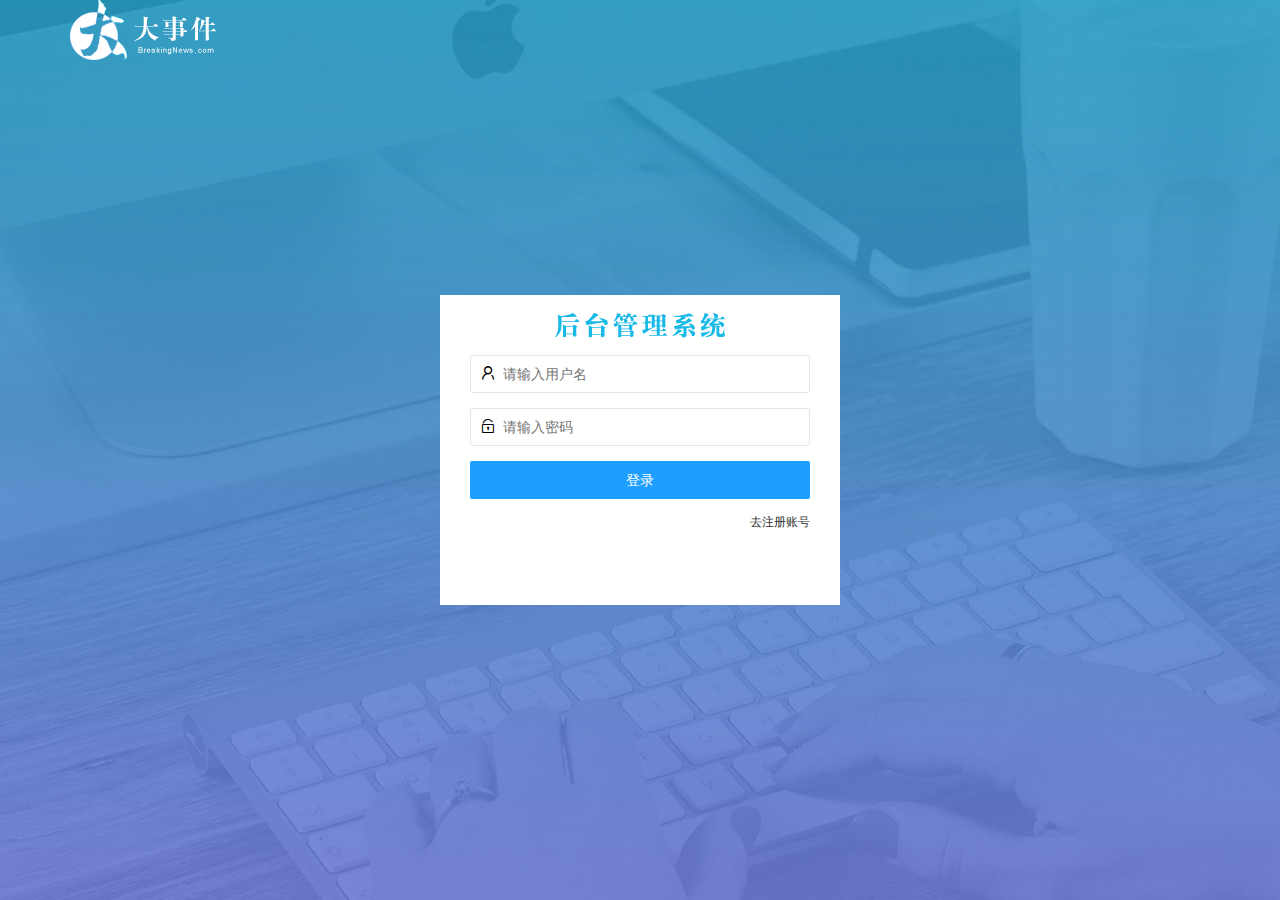
<file: login.html>
<!DOCTYPE html>
<html lang="en">
  <head>
    <meta charset="UTF-8" />
    <meta http-equiv="X-UA-Compatible" content="IE=edge" />
    <meta name="viewport" content="width=device-width, initial-scale=1.0" />
    <title>大事件-登录/注册</title>
    <!-- //导入layui样式表 -->
    <link rel="stylesheet" href="/assets/lib/layui/css/layui.css" />
    <!-- 导入自己的样式 -->
    <link rel="stylesheet" href="/assets/css/login.css" />
  </head>
  <body>
    <!-- 头部的logo区域 -->
    <div class="layui-main">
      <img src="/assets/images/logo.png" alt="" />
    </div>
    <!-- 登录注册区域 -->
    <div class="loginAndRegBox">
      <div class="title-box"></div>
      <!-- 登录div -->
      <div class="login-box">
        <form class="layui-form" id="form_login">
          <!-- 用户名 -->
          <div class="layui-form-item">
            <i class="layui-icon layui-icon-username"></i>
            <input
              type="text"
              name="username"
              required
              lay-verify="required"
              placeholder="请输入用户名"
              autocomplete="off"
              class="layui-input"
            />
          </div>
          <!-- 密码 -->
          <div class="layui-form-item">
            <i class="layui-icon layui-icon-password"></i>
            <input
              type="password"
              name="password"
              required
              lay-verify="required|pwd"
              placeholder="请输入密码"
              autocomplete="off"
              class="layui-input"
            />
          </div>
          <!-- 提交 -->
          <div class="layui-form-item">
            <button
              class="layui-btn layui-btn-fluid layui-btn-normal"
              lay-submit
            >
              登录
            </button>
          </div>

          <div class="layui-form-item links">
            <a href="javascript:;" id="link_reg">去注册账号</a>
          </div>
        </form>
      </div>
      <!-- 注册<div> -->
      <div class="reg-box">
        <form class="layui-form" id="form_reg">
          <!-- 用户名 -->
          <div class="layui-form-item">
            <i class="layui-icon layui-icon-username"></i>
            <input
              type="text"
              name="username"
              required
              lay-verify="required"
              placeholder="请输入用户名"
              autocomplete="off"
              class="layui-input"
            />
          </div>
          <!-- 密码 -->
          <div class="layui-form-item">
            <i class="layui-icon layui-icon-password"></i>
            <input
              type="password"
              name="password"
              required
              lay-verify="required|pwd"
              placeholder="请输入密码"
              autocomplete="off"
              class="layui-input"
            />
          </div>
          <!-- 密码确认 -->
          <div class="layui-form-item">
            <i class="layui-icon layui-icon-password"></i>
            <input
              type="password"
              name="repassword"
              required
              lay-verify="required|pwd|repwd"
              placeholder="请输入密码"
              autocomplete="off"
              class="layui-input"
            />
          </div>
          <div class="layui-form-item">
            <!-- 注意：表单提交按钮和普通按钮的区别，就是 lay-submit 属性 -->
            <button
              class="layui-btn layui-btn-fluid layui-btn-normal"
              lay-submit
            >
              注册
            </button>
          </div>
          <div class="layui-form-item links">
            <a href="javascript:;" id="link_login">去登录账号</a>
          </div>
        </form>
      </div>
    </div>
    <script src="/assets/lib/layui/layui.all.js"></script>
    <script src="/assets/lib/jquery.js"></script>
    <script src="/assets/js/baseAPI.js"></script>
    <script src="/assets/js/login.js"></script>
  </body>
</html>
</file>
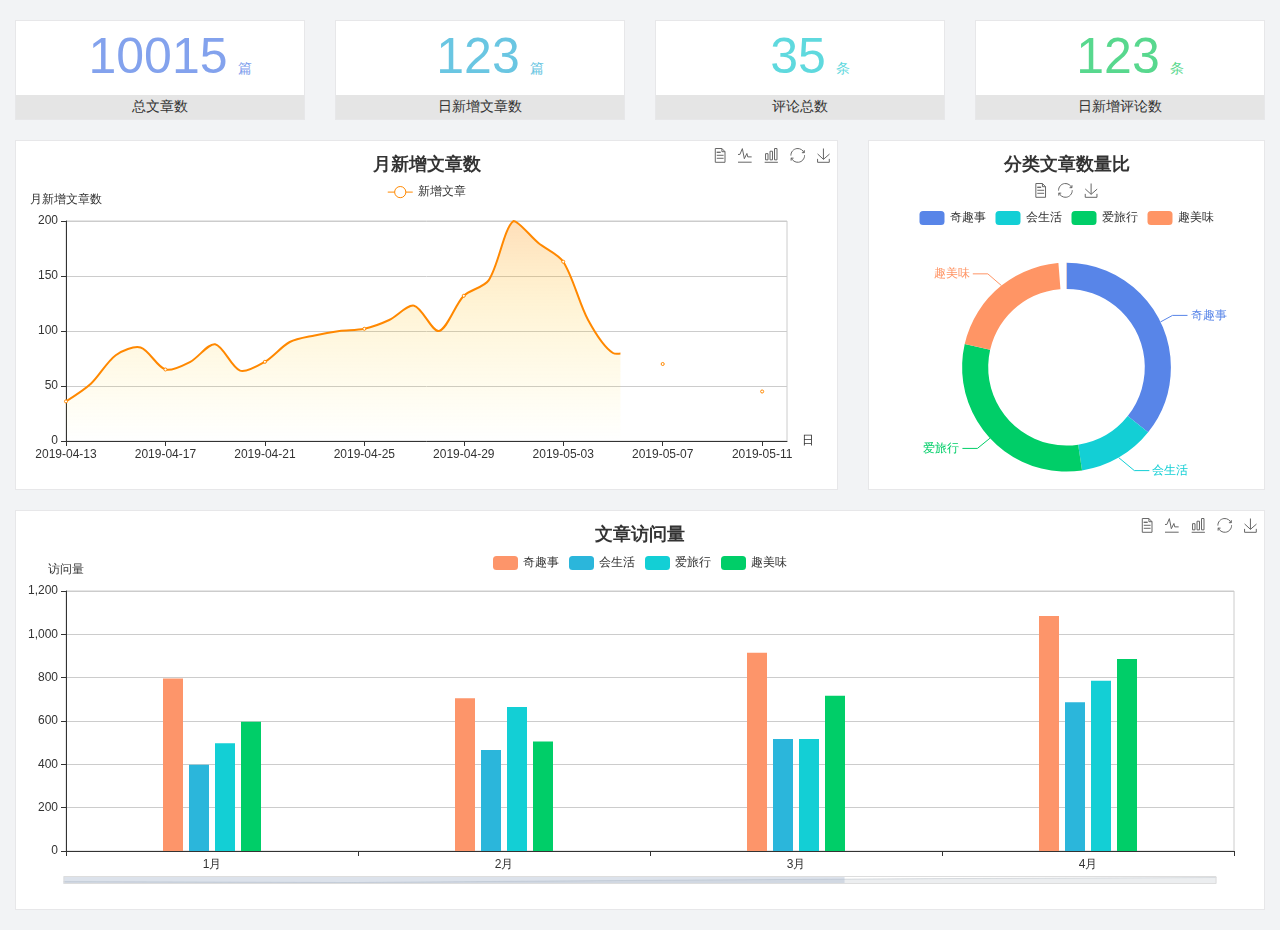
<file: home/dashboard.html>
<!DOCTYPE html>
<html lang="en">

<head>
  <meta charset="UTF-8">
  <meta name="viewport" content="width=device-width, initial-scale=1.0">
  <meta http-equiv="X-UA-Compatible" content="ie=edge">
  <title>图表统计</title>
  <link rel="stylesheet" href="../../assets/lib/bootstrap.css" />
  <link rel="stylesheet" href="../../assets/lib/main.css" />
  <script src="../../assets/lib/jquery.js"></script>
  <script type="text/javascript" src="../../assets/lib/echarts.min.js"></script>
</head>

<body>
  <div class="container-fluid">
    <div class="row spannel_list">
      <div class="col-sm-3 col-xs-6">
        <div class="spannel">
          <em>10015</em><span>篇</span>
          <b>总文章数</b>
        </div>
      </div>
      <div class="col-sm-3 col-xs-6">
        <div class="spannel scolor01">
          <em>123</em><span>篇</span>
          <b>日新增文章数</b>
        </div>
      </div>
      <div class="col-sm-3 col-xs-6">
        <div class="spannel scolor02">
          <em>35</em><span>条</span>
          <b>评论总数</b>
        </div>
      </div>
      <div class="col-sm-3 col-xs-6">
        <div class="spannel scolor03">
          <em>123</em><span>条</span>
          <b>日新增评论数</b>
        </div>
      </div>
    </div>
  </div>

  <div class="container-fluid">
    <div class="row curve-pie">
      <div class="col-lg-8 col-md-8">
        <div class="gragh_pannel" id="curve_show"></div>
      </div>
      <div class="col-lg-4 col-md-4">
        <div class="gragh_pannel" id="pie_show"></div>
      </div>
    </div>
  </div>

  <div class="container-fluid">
    <div class="column_pannel" id="column_show"></div>
  </div>

  <script>
    var oChart = echarts.init(document.getElementById('curve_show'));
    var aList_all = [
      { 'count': 36, 'date': '2019-04-13' },
      { 'count': 52, 'date': '2019-04-14' },
      { 'count': 78, 'date': '2019-04-15' },
      { 'count': 85, 'date': '2019-04-16' },
      { 'count': 65, 'date': '2019-04-17' },
      { 'count': 72, 'date': '2019-04-18' },
      { 'count': 88, 'date': '2019-04-19' },
      { 'count': 64, 'date': '2019-04-20' },
      { 'count': 72, 'date': '2019-04-21' },
      { 'count': 90, 'date': '2019-04-22' },
      { 'count': 96, 'date': '2019-04-23' },
      { 'count': 100, 'date': '2019-04-24' },
      { 'count': 102, 'date': '2019-04-25' },
      { 'count': 110, 'date': '2019-04-26' },
      { 'count': 123, 'date': '2019-04-27' },
      { 'count': 100, 'date': '2019-04-28' },
      { 'count': 132, 'date': '2019-04-29' },
      { 'count': 146, 'date': '2019-04-30' },
      { 'count': 200, 'date': '2019-05-01' },
      { 'count': 180, 'date': '2019-05-02' },
      { 'count': 163, 'date': '2019-05-03' },
      { 'count': 110, 'date': '2019-05-04' },
      { 'count': 80, 'date': '2019-05-05' },
      { 'count': 82, 'date': '2019-05-06' },
      { 'count': 70, 'date': '2019-05-07' },
      { 'count': 65, 'date': '2019-05-08' },
      { 'count': 54, 'date': '2019-05-09' },
      { 'count': 40, 'date': '2019-05-10' },
      { 'count': 45, 'date': '2019-05-11' },
      { 'count': 38, 'date': '2019-05-12' },
    ];

    let aCount = [];
    let aDate = [];

    for (var i = 0; i < aList_all.length; i++) {
      aCount.push(aList_all[i].count);
      aDate.push(aList_all[i].date);
    }

    var chartopt = {
      title: {
        text: '月新增文章数',
        left: 'center',
        top: '10'
      },
      tooltip: {
        trigger: 'axis'
      },
      legend: {
        data: ['新增文章'],
        top: '40'
      },
      toolbox: {
        show: true,
        feature: {
          mark: { show: true },
          dataView: { show: true, readOnly: false },
          magicType: { show: true, type: ['line', 'bar'] },
          restore: { show: true },
          saveAsImage: { show: true }
        }
      },
      calculable: true,
      xAxis: [
        {
          name: '日',
          type: 'category',
          boundaryGap: false,
          data: aDate
        }
      ],
      yAxis: [
        {
          name: '月新增文章数',
          type: 'value'
        }
      ],
      series: [
        {
          name: '新增文章',
          type: 'line',
          smooth: true,
          itemStyle: { normal: { areaStyle: { type: 'default' }, color: '#f80' }, lineStyle: { color: '#f80' } },
          data: aCount
        }],
      areaStyle: {
        normal: {
          color: new echarts.graphic.LinearGradient(0, 0, 0, 1, [{
            offset: 0,
            color: 'rgba(255,136,0,0.39)'
          }, {
            offset: .34,
            color: 'rgba(255,180,0,0.25)'
          }, {
            offset: 1,
            color: 'rgba(255,222,0,0.00)'
          }])

        }
      },
      grid: {
        show: true,
        x: 50,
        x2: 50,
        y: 80,
        height: 220
      }
    };

    oChart.setOption(chartopt);


    var oPie = echarts.init(document.getElementById('pie_show'));
    var oPieopt =
    {
      title: {
        top: 10,
        text: '分类文章数量比',
        x: 'center'
      },
      tooltip: {
        trigger: 'item',
        formatter: "{a} <br/>{b} : {c} ({d}%)"
      },
      color: ['#5885e8', '#13cfd5', '#00ce68', '#ff9565'],
      legend: {
        x: 'center',
        top: 65,
        data: ['奇趣事', '会生活', '爱旅行', '趣美味']
      },
      toolbox: {
        show: true,
        x: 'center',
        top: 35,
        feature: {
          mark: { show: true },
          dataView: { show: true, readOnly: false },
          magicType: {
            show: true,
            type: ['pie', 'funnel'],
            option: {
              funnel: {
                x: '25%',
                width: '50%',
                funnelAlign: 'left',
                max: 1548
              }
            }
          },
          restore: { show: true },
          saveAsImage: { show: true }
        }
      },
      calculable: true,
      series: [
        {
          name: '访问来源',
          type: 'pie',
          radius: ['45%', '60%'],
          center: ['50%', '65%'],
          data: [
            { value: 300, name: '奇趣事' },
            { value: 100, name: '会生活' },
            { value: 260, name: '爱旅行' },
            { value: 180, name: '趣美味' }
          ]
        }
      ]
    };
    oPie.setOption(oPieopt);



    var oColumn = this.echarts.init(document.getElementById('column_show'));
    var oColumnopt =
    {
      title: {
        text: '文章访问量',
        left: 'center',
        top: '10'
      },
      tooltip: {
        trigger: 'axis'
      },
      legend: {
        data: ['奇趣事', '会生活', '爱旅行', '趣美味'],
        top: '40'
      },
      toolbox: {
        show: true,
        feature: {
          mark: { show: true },
          dataView: { show: true, readOnly: false },
          magicType: { show: true, type: ['line', 'bar'] },
          restore: { show: true },
          saveAsImage: { show: true }
        }
      },
      calculable: true,
      xAxis: [
        {
          type: 'category',
          data: ['1月', '2月', '3月', '4月', '5月']
        }
      ],
      yAxis: [
        {
          name: '访问量',
          type: 'value'
        }
      ],
      series: [
        {
          name: '奇趣事',
          type: 'bar',
          barWidth: 20,
          itemStyle: {
            normal: { areaStyle: { type: 'default' }, color: '#fd956a' }
          },
          data: [800, 708, 920, 1090, 1200]
        },
        {
          name: '会生活',
          type: 'bar',
          barWidth: 20,
          itemStyle: {
            normal: { areaStyle: { type: 'default' }, color: '#2bb6db' }
          },
          data: [400, 468, 520, 690, 800]
        },
        {
          name: '爱旅行',
          type: 'bar',
          barWidth: 20,
          itemStyle: {
            normal: { areaStyle: { type: 'default' }, color: '#13cfd5' }
          },
          data: [500, 668, 520, 790, 900]
        },
        {
          name: '趣美味',
          type: 'bar',
          barWidth: 20,
          itemStyle: {
            normal: { areaStyle: { type: 'default' }, color: '#00ce68' }
          },
          data: [600, 508, 720, 890, 1000]
        }
      ],
      grid: {
        show: true,
        x: 50,
        x2: 30,
        y: 80,
        height: 260
      },
      dataZoom: [//给x轴设置滚动条
        {
          start: 0,//默认为0
          end: 100 - 1000 / 31,//默认为100
          type: 'slider',
          show: true,
          xAxisIndex: [0],
          handleSize: 0,//滑动条的 左右2个滑动条的大小
          height: 8,//组件高度
          left: 45, //左边的距离
          right: 50,//右边的距离
          bottom: 26,//右边的距离
          handleColor: '#ddd',//h滑动图标的颜色
          handleStyle: {
            borderColor: "#cacaca",
            borderWidth: "1",
            shadowBlur: 2,
            background: "#ddd",
            shadowColor: "#ddd",
          }
        }]
    };
    oColumn.setOption(oColumnopt);
  </script>
</body>

</html>
</file>
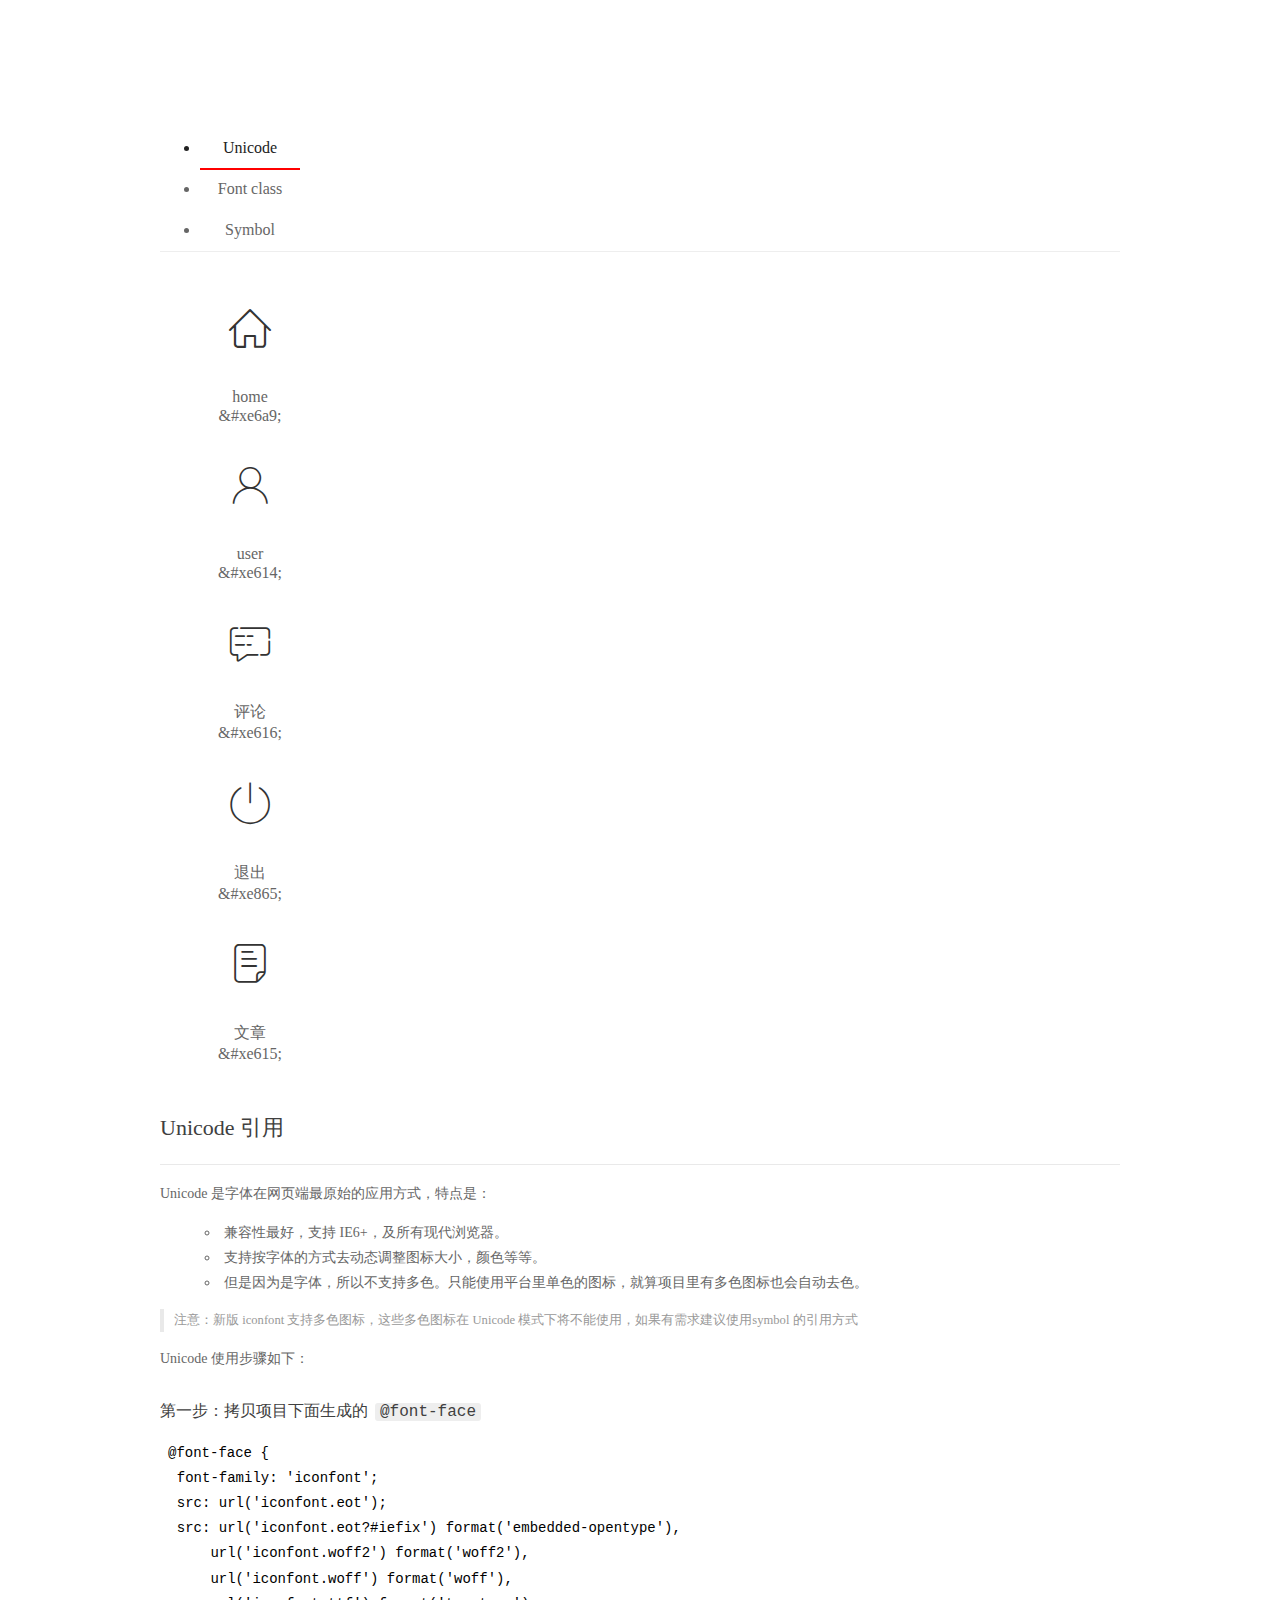
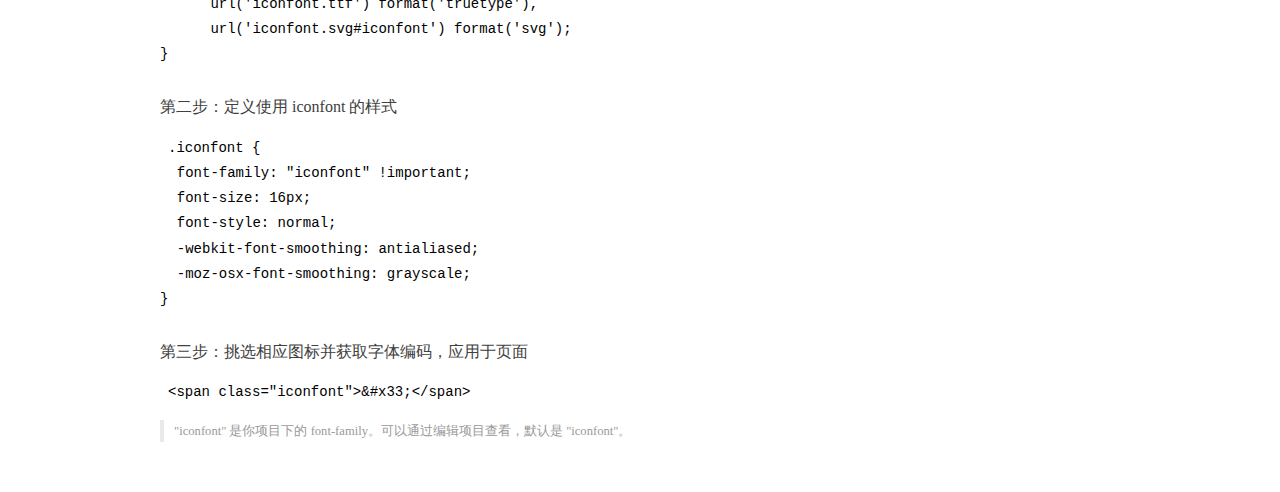
<file: assets/fonts/demo_index.html>
<!DOCTYPE html>
<html>
<head>
  <meta charset="utf-8"/>
  <title>IconFont Demo</title>
  <link rel="shortcut icon" href="https://gtms04.alicdn.com/tps/i4/TB1_oz6GVXXXXaFXpXXJDFnIXXX-64-64.ico" type="image/x-icon"/>
  <link rel="stylesheet" href="https://g.alicdn.com/thx/cube/1.3.2/cube.min.css">
  <link rel="stylesheet" href="demo.css">
  <link rel="stylesheet" href="iconfont.css">
  <script src="iconfont.js"></script>
  <!-- jQuery -->
  <script src="https://a1.alicdn.com/oss/uploads/2018/12/26/7bfddb60-08e8-11e9-9b04-53e73bb6408b.js"></script>
  <!-- 代码高亮 -->
  <script src="https://a1.alicdn.com/oss/uploads/2018/12/26/a3f714d0-08e6-11e9-8a15-ebf944d7534c.js"></script>
</head>
<body>
  <div class="main">
    <h1 class="logo"><a href="https://www.iconfont.cn/" title="iconfont 首页" target="_blank">&#xe86b;</a></h1>
    <div class="nav-tabs">
      <ul id="tabs" class="dib-box">
        <li class="dib active"><span>Unicode</span></li>
        <li class="dib"><span>Font class</span></li>
        <li class="dib"><span>Symbol</span></li>
      </ul>
      
    </div>
    <div class="tab-container">
      <div class="content unicode" style="display: block;">
          <ul class="icon_lists dib-box">
          
            <li class="dib">
              <span class="icon iconfont">&#xe6a9;</span>
                <div class="name">home</div>
                <div class="code-name">&amp;#xe6a9;</div>
              </li>
          
            <li class="dib">
              <span class="icon iconfont">&#xe614;</span>
                <div class="name">user</div>
                <div class="code-name">&amp;#xe614;</div>
              </li>
          
            <li class="dib">
              <span class="icon iconfont">&#xe616;</span>
                <div class="name">评论</div>
                <div class="code-name">&amp;#xe616;</div>
              </li>
          
            <li class="dib">
              <span class="icon iconfont">&#xe865;</span>
                <div class="name">退出</div>
                <div class="code-name">&amp;#xe865;</div>
              </li>
          
            <li class="dib">
              <span class="icon iconfont">&#xe615;</span>
                <div class="name">文章</div>
                <div class="code-name">&amp;#xe615;</div>
              </li>
          
          </ul>
          <div class="article markdown">
          <h2 id="unicode-">Unicode 引用</h2>
          <hr>

          <p>Unicode 是字体在网页端最原始的应用方式，特点是：</p>
          <ul>
            <li>兼容性最好，支持 IE6+，及所有现代浏览器。</li>
            <li>支持按字体的方式去动态调整图标大小，颜色等等。</li>
            <li>但是因为是字体，所以不支持多色。只能使用平台里单色的图标，就算项目里有多色图标也会自动去色。</li>
          </ul>
          <blockquote>
            <p>注意：新版 iconfont 支持多色图标，这些多色图标在 Unicode 模式下将不能使用，如果有需求建议使用symbol 的引用方式</p>
          </blockquote>
          <p>Unicode 使用步骤如下：</p>
          <h3 id="-font-face">第一步：拷贝项目下面生成的 <code>@font-face</code></h3>
<pre><code class="language-css"
>@font-face {
  font-family: 'iconfont';
  src: url('iconfont.eot');
  src: url('iconfont.eot?#iefix') format('embedded-opentype'),
      url('iconfont.woff2') format('woff2'),
      url('iconfont.woff') format('woff'),
      url('iconfont.ttf') format('truetype'),
      url('iconfont.svg#iconfont') format('svg');
}
</code></pre>
          <h3 id="-iconfont-">第二步：定义使用 iconfont 的样式</h3>
<pre><code class="language-css"
>.iconfont {
  font-family: "iconfont" !important;
  font-size: 16px;
  font-style: normal;
  -webkit-font-smoothing: antialiased;
  -moz-osx-font-smoothing: grayscale;
}
</code></pre>
          <h3 id="-">第三步：挑选相应图标并获取字体编码，应用于页面</h3>
<pre>
<code class="language-html"
>&lt;span class="iconfont"&gt;&amp;#x33;&lt;/span&gt;
</code></pre>
          <blockquote>
            <p>"iconfont" 是你项目下的 font-family。可以通过编辑项目查看，默认是 "iconfont"。</p>
          </blockquote>
          </div>
      </div>
      <div class="content font-class">
        <ul class="icon_lists dib-box">
          
          <li class="dib">
            <span class="icon iconfont icon-home"></span>
            <div class="name">
              home
            </div>
            <div class="code-name">.icon-home
            </div>
          </li>
          
          <li class="dib">
            <span class="icon iconfont icon-user"></span>
            <div class="name">
              user
            </div>
            <div class="code-name">.icon-user
            </div>
          </li>
          
          <li class="dib">
            <span class="icon iconfont icon-pinglun"></span>
            <div class="name">
              评论
            </div>
            <div class="code-name">.icon-pinglun
            </div>
          </li>
          
          <li class="dib">
            <span class="icon iconfont icon-tuichu"></span>
            <div class="name">
              退出
            </div>
            <div class="code-name">.icon-tuichu
            </div>
          </li>
          
          <li class="dib">
            <span class="icon iconfont icon-16"></span>
            <div class="name">
              文章
            </div>
            <div class="code-name">.icon-16
            </div>
          </li>
          
        </ul>
        <div class="article markdown">
        <h2 id="font-class-">font-class 引用</h2>
        <hr>

        <p>font-class 是 Unicode 使用方式的一种变种，主要是解决 Unicode 书写不直观，语意不明确的问题。</p>
        <p>与 Unicode 使用方式相比，具有如下特点：</p>
        <ul>
          <li>兼容性良好，支持 IE8+，及所有现代浏览器。</li>
          <li>相比于 Unicode 语意明确，书写更直观。可以很容易分辨这个 icon 是什么。</li>
          <li>因为使用 class 来定义图标，所以当要替换图标时，只需要修改 class 里面的 Unicode 引用。</li>
          <li>不过因为本质上还是使用的字体，所以多色图标还是不支持的。</li>
        </ul>
        <p>使用步骤如下：</p>
        <h3 id="-fontclass-">第一步：引入项目下面生成的 fontclass 代码：</h3>
<pre><code class="language-html">&lt;link rel="stylesheet" href="./iconfont.css"&gt;
</code></pre>
        <h3 id="-">第二步：挑选相应图标并获取类名，应用于页面：</h3>
<pre><code class="language-html">&lt;span class="iconfont icon-xxx"&gt;&lt;/span&gt;
</code></pre>
        <blockquote>
          <p>"
            iconfont" 是你项目下的 font-family。可以通过编辑项目查看，默认是 "iconfont"。</p>
        </blockquote>
      </div>
      </div>
      <div class="content symbol">
          <ul class="icon_lists dib-box">
          
            <li class="dib">
                <svg class="icon svg-icon" aria-hidden="true">
                  <use xlink:href="#icon-home"></use>
                </svg>
                <div class="name">home</div>
                <div class="code-name">#icon-home</div>
            </li>
          
            <li class="dib">
                <svg class="icon svg-icon" aria-hidden="true">
                  <use xlink:href="#icon-user"></use>
                </svg>
                <div class="name">user</div>
                <div class="code-name">#icon-user</div>
            </li>
          
            <li class="dib">
                <svg class="icon svg-icon" aria-hidden="true">
                  <use xlink:href="#icon-pinglun"></use>
                </svg>
                <div class="name">评论</div>
                <div class="code-name">#icon-pinglun</div>
            </li>
          
            <li class="dib">
                <svg class="icon svg-icon" aria-hidden="true">
                  <use xlink:href="#icon-tuichu"></use>
                </svg>
                <div class="name">退出</div>
                <div class="code-name">#icon-tuichu</div>
            </li>
          
            <li class="dib">
                <svg class="icon svg-icon" aria-hidden="true">
                  <use xlink:href="#icon-16"></use>
                </svg>
                <div class="name">文章</div>
                <div class="code-name">#icon-16</div>
            </li>
          
          </ul>
          <div class="article markdown">
          <h2 id="symbol-">Symbol 引用</h2>
          <hr>

          <p>这是一种全新的使用方式，应该说这才是未来的主流，也是平台目前推荐的用法。相关介绍可以参考这篇<a href="">文章</a>
            这种用法其实是做了一个 SVG 的集合，与另外两种相比具有如下特点：</p>
          <ul>
            <li>支持多色图标了，不再受单色限制。</li>
            <li>通过一些技巧，支持像字体那样，通过 <code>font-size</code>, <code>color</code> 来调整样式。</li>
            <li>兼容性较差，支持 IE9+，及现代浏览器。</li>
            <li>浏览器渲染 SVG 的性能一般，还不如 png。</li>
          </ul>
          <p>使用步骤如下：</p>
          <h3 id="-symbol-">第一步：引入项目下面生成的 symbol 代码：</h3>
<pre><code class="language-html">&lt;script src="./iconfont.js"&gt;&lt;/script&gt;
</code></pre>
          <h3 id="-css-">第二步：加入通用 CSS 代码（引入一次就行）：</h3>
<pre><code class="language-html">&lt;style&gt;
.icon {
  width: 1em;
  height: 1em;
  vertical-align: -0.15em;
  fill: currentColor;
  overflow: hidden;
}
&lt;/style&gt;
</code></pre>
          <h3 id="-">第三步：挑选相应图标并获取类名，应用于页面：</h3>
<pre><code class="language-html">&lt;svg class="icon" aria-hidden="true"&gt;
  &lt;use xlink:href="#icon-xxx"&gt;&lt;/use&gt;
&lt;/svg&gt;
</code></pre>
          </div>
      </div>

    </div>
  </div>
  <script>
  $(document).ready(function () {
      $('.tab-container .content:first').show()

      $('#tabs li').click(function (e) {
        var tabContent = $('.tab-container .content')
        var index = $(this).index()

        if ($(this).hasClass('active')) {
          return
        } else {
          $('#tabs li').removeClass('active')
          $(this).addClass('active')

          tabContent.hide().eq(index).fadeIn()
        }
      })
    })
  </script>
</body>
</html>
</file>
<file: assets/lib/layui/css/layui.css>
/** layui-v2.5.5 MIT License By https://www.layui.com */
 .layui-inline,img{display:inline-block;vertical-align:middle}h1,h2,h3,h4,h5,h6{font-weight:400}.layui-edge,.layui-header,.layui-inline,.layui-main{position:relative}.layui-body,.layui-edge,.layui-elip{overflow:hidden}.layui-btn,.layui-edge,.layui-inline,img{vertical-align:middle}.layui-btn,.layui-disabled,.layui-icon,.layui-unselect{-moz-user-select:none;-webkit-user-select:none;-ms-user-select:none}.layui-elip,.layui-form-checkbox span,.layui-form-pane .layui-form-label{text-overflow:ellipsis;white-space:nowrap}.layui-breadcrumb,.layui-tree-btnGroup{visibility:hidden}blockquote,body,button,dd,div,dl,dt,form,h1,h2,h3,h4,h5,h6,input,li,ol,p,pre,td,textarea,th,ul{margin:0;padding:0;-webkit-tap-highlight-color:rgba(0,0,0,0)}a:active,a:hover{outline:0}img{border:none}li{list-style:none}table{border-collapse:collapse;border-spacing:0}h4,h5,h6{font-size:100%}button,input,optgroup,option,select,textarea{font-family:inherit;font-size:inherit;font-style:inherit;font-weight:inherit;outline:0}pre{white-space:pre-wrap;white-space:-moz-pre-wrap;white-space:-pre-wrap;white-space:-o-pre-wrap;word-wrap:break-word}body{line-height:24px;font:14px Helvetica Neue,Helvetica,PingFang SC,Tahoma,Arial,sans-serif}hr{height:1px;margin:10px 0;border:0;clear:both}a{color:#333;text-decoration:none}a:hover{color:#777}a cite{font-style:normal;*cursor:pointer}.layui-border-box,.layui-border-box *{box-sizing:border-box}.layui-box,.layui-box *{box-sizing:content-box}.layui-clear{clear:both;*zoom:1}.layui-clear:after{content:'\20';clear:both;*zoom:1;display:block;height:0}.layui-inline{*display:inline;*zoom:1}.layui-edge{display:inline-block;width:0;height:0;border-width:6px;border-style:dashed;border-color:transparent}.layui-edge-top{top:-4px;border-bottom-color:#999;border-bottom-style:solid}.layui-edge-right{border-left-color:#999;border-left-style:solid}.layui-edge-bottom{top:2px;border-top-color:#999;border-top-style:solid}.layui-edge-left{border-right-color:#999;border-right-style:solid}.layui-disabled,.layui-disabled:hover{color:#d2d2d2!important;cursor:not-allowed!important}.layui-circle{border-radius:100%}.layui-show{display:block!important}.layui-hide{display:none!important}@font-face{font-family:layui-icon;src:url(../font/iconfont.eot?v=250);src:url(../font/iconfont.eot?v=250#iefix) format('embedded-opentype'),url(../font/iconfont.woff2?v=250) format('woff2'),url(../font/iconfont.woff?v=250) format('woff'),url(../font/iconfont.ttf?v=250) format('truetype'),url(../font/iconfont.svg?v=250#layui-icon) format('svg')}.layui-icon{font-family:layui-icon!important;font-size:16px;font-style:normal;-webkit-font-smoothing:antialiased;-moz-osx-font-smoothing:grayscale}.layui-icon-reply-fill:before{content:"\e611"}.layui-icon-set-fill:before{content:"\e614"}.layui-icon-menu-fill:before{content:"\e60f"}.layui-icon-search:before{content:"\e615"}.layui-icon-share:before{content:"\e641"}.layui-icon-set-sm:before{content:"\e620"}.layui-icon-engine:before{content:"\e628"}.layui-icon-close:before{content:"\1006"}.layui-icon-close-fill:before{content:"\1007"}.layui-icon-chart-screen:before{content:"\e629"}.layui-icon-star:before{content:"\e600"}.layui-icon-circle-dot:before{content:"\e617"}.layui-icon-chat:before{content:"\e606"}.layui-icon-release:before{content:"\e609"}.layui-icon-list:before{content:"\e60a"}.layui-icon-chart:before{content:"\e62c"}.layui-icon-ok-circle:before{content:"\1005"}.layui-icon-layim-theme:before{content:"\e61b"}.layui-icon-table:before{content:"\e62d"}.layui-icon-right:before{content:"\e602"}.layui-icon-left:before{content:"\e603"}.layui-icon-cart-simple:before{content:"\e698"}.layui-icon-face-cry:before{content:"\e69c"}.layui-icon-face-smile:before{content:"\e6af"}.layui-icon-survey:before{content:"\e6b2"}.layui-icon-tree:before{content:"\e62e"}.layui-icon-upload-circle:before{content:"\e62f"}.layui-icon-add-circle:before{content:"\e61f"}.layui-icon-download-circle:before{content:"\e601"}.layui-icon-templeate-1:before{content:"\e630"}.layui-icon-util:before{content:"\e631"}.layui-icon-face-surprised:before{content:"\e664"}.layui-icon-edit:before{content:"\e642"}.layui-icon-speaker:before{content:"\e645"}.layui-icon-down:before{content:"\e61a"}.layui-icon-file:before{content:"\e621"}.layui-icon-layouts:before{content:"\e632"}.layui-icon-rate-half:before{content:"\e6c9"}.layui-icon-add-circle-fine:before{content:"\e608"}.layui-icon-prev-circle:before{content:"\e633"}.layui-icon-read:before{content:"\e705"}.layui-icon-404:before{content:"\e61c"}.layui-icon-carousel:before{content:"\e634"}.layui-icon-help:before{content:"\e607"}.layui-icon-code-circle:before{content:"\e635"}.layui-icon-water:before{content:"\e636"}.layui-icon-username:before{content:"\e66f"}.layui-icon-find-fill:before{content:"\e670"}.layui-icon-about:before{content:"\e60b"}.layui-icon-location:before{content:"\e715"}.layui-icon-up:before{content:"\e619"}.layui-icon-pause:before{content:"\e651"}.layui-icon-date:before{content:"\e637"}.layui-icon-layim-uploadfile:before{content:"\e61d"}.layui-icon-delete:before{content:"\e640"}.layui-icon-play:before{content:"\e652"}.layui-icon-top:before{content:"\e604"}.layui-icon-friends:before{content:"\e612"}.layui-icon-refresh-3:before{content:"\e9aa"}.layui-icon-ok:before{content:"\e605"}.layui-icon-layer:before{content:"\e638"}.layui-icon-face-smile-fine:before{content:"\e60c"}.layui-icon-dollar:before{content:"\e659"}.layui-icon-group:before{content:"\e613"}.layui-icon-layim-download:before{content:"\e61e"}.layui-icon-picture-fine:before{content:"\e60d"}.layui-icon-link:before{content:"\e64c"}.layui-icon-diamond:before{content:"\e735"}.layui-icon-log:before{content:"\e60e"}.layui-icon-rate-solid:before{content:"\e67a"}.layui-icon-fonts-del:before{content:"\e64f"}.layui-icon-unlink:before{content:"\e64d"}.layui-icon-fonts-clear:before{content:"\e639"}.layui-icon-triangle-r:before{content:"\e623"}.layui-icon-circle:before{content:"\e63f"}.layui-icon-radio:before{content:"\e643"}.layui-icon-align-center:before{content:"\e647"}.layui-icon-align-right:before{content:"\e648"}.layui-icon-align-left:before{content:"\e649"}.layui-icon-loading-1:before{content:"\e63e"}.layui-icon-return:before{content:"\e65c"}.layui-icon-fonts-strong:before{content:"\e62b"}.layui-icon-upload:before{content:"\e67c"}.layui-icon-dialogue:before{content:"\e63a"}.layui-icon-video:before{content:"\e6ed"}.layui-icon-headset:before{content:"\e6fc"}.layui-icon-cellphone-fine:before{content:"\e63b"}.layui-icon-add-1:before{content:"\e654"}.layui-icon-face-smile-b:before{content:"\e650"}.layui-icon-fonts-html:before{content:"\e64b"}.layui-icon-form:before{content:"\e63c"}.layui-icon-cart:before{content:"\e657"}.layui-icon-camera-fill:before{content:"\e65d"}.layui-icon-tabs:before{content:"\e62a"}.layui-icon-fonts-code:before{content:"\e64e"}.layui-icon-fire:before{content:"\e756"}.layui-icon-set:before{content:"\e716"}.layui-icon-fonts-u:before{content:"\e646"}.layui-icon-triangle-d:before{content:"\e625"}.layui-icon-tips:before{content:"\e702"}.layui-icon-picture:before{content:"\e64a"}.layui-icon-more-vertical:before{content:"\e671"}.layui-icon-flag:before{content:"\e66c"}.layui-icon-loading:before{content:"\e63d"}.layui-icon-fonts-i:before{content:"\e644"}.layui-icon-refresh-1:before{content:"\e666"}.layui-icon-rmb:before{content:"\e65e"}.layui-icon-home:before{content:"\e68e"}.layui-icon-user:before{content:"\e770"}.layui-icon-notice:before{content:"\e667"}.layui-icon-login-weibo:before{content:"\e675"}.layui-icon-voice:before{content:"\e688"}.layui-icon-upload-drag:before{content:"\e681"}.layui-icon-login-qq:before{content:"\e676"}.layui-icon-snowflake:before{content:"\e6b1"}.layui-icon-file-b:before{content:"\e655"}.layui-icon-template:before{content:"\e663"}.layui-icon-auz:before{content:"\e672"}.layui-icon-console:before{content:"\e665"}.layui-icon-app:before{content:"\e653"}.layui-icon-prev:before{content:"\e65a"}.layui-icon-website:before{content:"\e7ae"}.layui-icon-next:before{content:"\e65b"}.layui-icon-component:before{content:"\e857"}.layui-icon-more:before{content:"\e65f"}.layui-icon-login-wechat:before{content:"\e677"}.layui-icon-shrink-right:before{content:"\e668"}.layui-icon-spread-left:before{content:"\e66b"}.layui-icon-camera:before{content:"\e660"}.layui-icon-note:before{content:"\e66e"}.layui-icon-refresh:before{content:"\e669"}.layui-icon-female:before{content:"\e661"}.layui-icon-male:before{content:"\e662"}.layui-icon-password:before{content:"\e673"}.layui-icon-senior:before{content:"\e674"}.layui-icon-theme:before{content:"\e66a"}.layui-icon-tread:before{content:"\e6c5"}.layui-icon-praise:before{content:"\e6c6"}.layui-icon-star-fill:before{content:"\e658"}.layui-icon-rate:before{content:"\e67b"}.layui-icon-template-1:before{content:"\e656"}.layui-icon-vercode:before{content:"\e679"}.layui-icon-cellphone:before{content:"\e678"}.layui-icon-screen-full:before{content:"\e622"}.layui-icon-screen-restore:before{content:"\e758"}.layui-icon-cols:before{content:"\e610"}.layui-icon-export:before{content:"\e67d"}.layui-icon-print:before{content:"\e66d"}.layui-icon-slider:before{content:"\e714"}.layui-icon-addition:before{content:"\e624"}.layui-icon-subtraction:before{content:"\e67e"}.layui-icon-service:before{content:"\e626"}.layui-icon-transfer:before{content:"\e691"}.layui-main{width:1140px;margin:0 auto}.layui-header{z-index:1000;height:60px}.layui-header a:hover{transition:all .5s;-webkit-transition:all .5s}.layui-side{position:fixed;left:0;top:0;bottom:0;z-index:999;width:200px;overflow-x:hidden}.layui-side-scroll{position:relative;width:220px;height:100%;overflow-x:hidden}.layui-body{position:absolute;left:200px;right:0;top:0;bottom:0;z-index:998;width:auto;overflow-y:auto;box-sizing:border-box}.layui-layout-body{overflow:hidden}.layui-layout-admin .layui-header{background-color:#23262E}.layui-layout-admin .layui-side{top:60px;width:200px;overflow-x:hidden}.layui-layout-admin .layui-body{position:fixed;top:60px;bottom:44px}.layui-layout-admin .layui-main{width:auto;margin:0 15px}.layui-layout-admin .layui-footer{position:fixed;left:200px;right:0;bottom:0;height:44px;line-height:44px;padding:0 15px;background-color:#eee}.layui-layout-admin .layui-logo{position:absolute;left:0;top:0;width:200px;height:100%;line-height:60px;text-align:center;color:#009688;font-size:16px}.layui-layout-admin .layui-header .layui-nav{background:0 0}.layui-layout-left{position:absolute!important;left:200px;top:0}.layui-layout-right{position:absolute!important;right:0;top:0}.layui-container{position:relative;margin:0 auto;padding:0 15px;box-sizing:border-box}.layui-fluid{position:relative;margin:0 auto;padding:0 15px}.layui-row:after,.layui-row:before{content:'';display:block;clear:both}.layui-col-lg1,.layui-col-lg10,.layui-col-lg11,.layui-col-lg12,.layui-col-lg2,.layui-col-lg3,.layui-col-lg4,.layui-col-lg5,.layui-col-lg6,.layui-col-lg7,.layui-col-lg8,.layui-col-lg9,.layui-col-md1,.layui-col-md10,.layui-col-md11,.layui-col-md12,.layui-col-md2,.layui-col-md3,.layui-col-md4,.layui-col-md5,.layui-col-md6,.layui-col-md7,.layui-col-md8,.layui-col-md9,.layui-col-sm1,.layui-col-sm10,.layui-col-sm11,.layui-col-sm12,.layui-col-sm2,.layui-col-sm3,.layui-col-sm4,.layui-col-sm5,.layui-col-sm6,.layui-col-sm7,.layui-col-sm8,.layui-col-sm9,.layui-col-xs1,.layui-col-xs10,.layui-col-xs11,.layui-col-xs12,.layui-col-xs2,.layui-col-xs3,.layui-col-xs4,.layui-col-xs5,.layui-col-xs6,.layui-col-xs7,.layui-col-xs8,.layui-col-xs9{position:relative;display:block;box-sizing:border-box}.layui-col-xs1,.layui-col-xs10,.layui-col-xs11,.layui-col-xs12,.layui-col-xs2,.layui-col-xs3,.layui-col-xs4,.layui-col-xs5,.layui-col-xs6,.layui-col-xs7,.layui-col-xs8,.layui-col-xs9{float:left}.layui-col-xs1{width:8.33333333%}.layui-col-xs2{width:16.66666667%}.layui-col-xs3{width:25%}.layui-col-xs4{width:33.33333333%}.layui-col-xs5{width:41.66666667%}.layui-col-xs6{width:50%}.layui-col-xs7{width:58.33333333%}.layui-col-xs8{width:66.66666667%}.layui-col-xs9{width:75%}.layui-col-xs10{width:83.33333333%}.layui-col-xs11{width:91.66666667%}.layui-col-xs12{width:100%}.layui-col-xs-offset1{margin-left:8.33333333%}.layui-col-xs-offset2{margin-left:16.66666667%}.layui-col-xs-offset3{margin-left:25%}.layui-col-xs-offset4{margin-left:33.33333333%}.layui-col-xs-offset5{margin-left:41.66666667%}.layui-col-xs-offset6{margin-left:50%}.layui-col-xs-offset7{margin-left:58.33333333%}.layui-col-xs-offset8{margin-left:66.66666667%}.layui-col-xs-offset9{margin-left:75%}.layui-col-xs-offset10{margin-left:83.33333333%}.layui-col-xs-offset11{margin-left:91.66666667%}.layui-col-xs-offset12{margin-left:100%}@media screen and (max-width:768px){.layui-hide-xs{display:none!important}.layui-show-xs-block{display:block!important}.layui-show-xs-inline{display:inline!important}.layui-show-xs-inline-block{display:inline-block!important}}@media screen and (min-width:768px){.layui-container{width:750px}.layui-hide-sm{display:none!important}.layui-show-sm-block{display:block!important}.layui-show-sm-inline{display:inline!important}.layui-show-sm-inline-block{display:inline-block!important}.layui-col-sm1,.layui-col-sm10,.layui-col-sm11,.layui-col-sm12,.layui-col-sm2,.layui-col-sm3,.layui-col-sm4,.layui-col-sm5,.layui-col-sm6,.layui-col-sm7,.layui-col-sm8,.layui-col-sm9{float:left}.layui-col-sm1{width:8.33333333%}.layui-col-sm2{width:16.66666667%}.layui-col-sm3{width:25%}.layui-col-sm4{width:33.33333333%}.layui-col-sm5{width:41.66666667%}.layui-col-sm6{width:50%}.layui-col-sm7{width:58.33333333%}.layui-col-sm8{width:66.66666667%}.layui-col-sm9{width:75%}.layui-col-sm10{width:83.33333333%}.layui-col-sm11{width:91.66666667%}.layui-col-sm12{width:100%}.layui-col-sm-offset1{margin-left:8.33333333%}.layui-col-sm-offset2{margin-left:16.66666667%}.layui-col-sm-offset3{margin-left:25%}.layui-col-sm-offset4{margin-left:33.33333333%}.layui-col-sm-offset5{margin-left:41.66666667%}.layui-col-sm-offset6{margin-left:50%}.layui-col-sm-offset7{margin-left:58.33333333%}.layui-col-sm-offset8{margin-left:66.66666667%}.layui-col-sm-offset9{margin-left:75%}.layui-col-sm-offset10{margin-left:83.33333333%}.layui-col-sm-offset11{margin-left:91.66666667%}.layui-col-sm-offset12{margin-left:100%}}@media screen and (min-width:992px){.layui-container{width:970px}.layui-hide-md{display:none!important}.layui-show-md-block{display:block!important}.layui-show-md-inline{display:inline!important}.layui-show-md-inline-block{display:inline-block!important}.layui-col-md1,.layui-col-md10,.layui-col-md11,.layui-col-md12,.layui-col-md2,.layui-col-md3,.layui-col-md4,.layui-col-md5,.layui-col-md6,.layui-col-md7,.layui-col-md8,.layui-col-md9{float:left}.layui-col-md1{width:8.33333333%}.layui-col-md2{width:16.66666667%}.layui-col-md3{width:25%}.layui-col-md4{width:33.33333333%}.layui-col-md5{width:41.66666667%}.layui-col-md6{width:50%}.layui-col-md7{width:58.33333333%}.layui-col-md8{width:66.66666667%}.layui-col-md9{width:75%}.layui-col-md10{width:83.33333333%}.layui-col-md11{width:91.66666667%}.layui-col-md12{width:100%}.layui-col-md-offset1{margin-left:8.33333333%}.layui-col-md-offset2{margin-left:16.66666667%}.layui-col-md-offset3{margin-left:25%}.layui-col-md-offset4{margin-left:33.33333333%}.layui-col-md-offset5{margin-left:41.66666667%}.layui-col-md-offset6{margin-left:50%}.layui-col-md-offset7{margin-left:58.33333333%}.layui-col-md-offset8{margin-left:66.66666667%}.layui-col-md-offset9{margin-left:75%}.layui-col-md-offset10{margin-left:83.33333333%}.layui-col-md-offset11{margin-left:91.66666667%}.layui-col-md-offset12{margin-left:100%}}@media screen and (min-width:1200px){.layui-container{width:1170px}.layui-hide-lg{display:none!important}.layui-show-lg-block{display:block!important}.layui-show-lg-inline{display:inline!important}.layui-show-lg-inline-block{display:inline-block!important}.layui-col-lg1,.layui-col-lg10,.layui-col-lg11,.layui-col-lg12,.layui-col-lg2,.layui-col-lg3,.layui-col-lg4,.layui-col-lg5,.layui-col-lg6,.layui-col-lg7,.layui-col-lg8,.layui-col-lg9{float:left}.layui-col-lg1{width:8.33333333%}.layui-col-lg2{width:16.66666667%}.layui-col-lg3{width:25%}.layui-col-lg4{width:33.33333333%}.layui-col-lg5{width:41.66666667%}.layui-col-lg6{width:50%}.layui-col-lg7{width:58.33333333%}.layui-col-lg8{width:66.66666667%}.layui-col-lg9{width:75%}.layui-col-lg10{width:83.33333333%}.layui-col-lg11{width:91.66666667%}.layui-col-lg12{width:100%}.layui-col-lg-offset1{margin-left:8.33333333%}.layui-col-lg-offset2{margin-left:16.66666667%}.layui-col-lg-offset3{margin-left:25%}.layui-col-lg-offset4{margin-left:33.33333333%}.layui-col-lg-offset5{margin-left:41.66666667%}.layui-col-lg-offset6{margin-left:50%}.layui-col-lg-offset7{margin-left:58.33333333%}.layui-col-lg-offset8{margin-left:66.66666667%}.layui-col-lg-offset9{margin-left:75%}.layui-col-lg-offset10{margin-left:83.33333333%}.layui-col-lg-offset11{margin-left:91.66666667%}.layui-col-lg-offset12{margin-left:100%}}.layui-col-space1{margin:-.5px}.layui-col-space1>*{padding:.5px}.layui-col-space3{margin:-1.5px}.layui-col-space3>*{padding:1.5px}.layui-col-space5{margin:-2.5px}.layui-col-space5>*{padding:2.5px}.layui-col-space8{margin:-3.5px}.layui-col-space8>*{padding:3.5px}.layui-col-space10{margin:-5px}.layui-col-space10>*{padding:5px}.layui-col-space12{margin:-6px}.layui-col-space12>*{padding:6px}.layui-col-space15{margin:-7.5px}.layui-col-space15>*{padding:7.5px}.layui-col-space18{margin:-9px}.layui-col-space18>*{padding:9px}.layui-col-space20{margin:-10px}.layui-col-space20>*{padding:10px}.layui-col-space22{margin:-11px}.layui-col-space22>*{padding:11px}.layui-col-space25{margin:-12.5px}.layui-col-space25>*{padding:12.5px}.layui-col-space30{margin:-15px}.layui-col-space30>*{padding:15px}.layui-btn,.layui-input,.layui-select,.layui-textarea,.layui-upload-button{outline:0;-webkit-appearance:none;transition:all .3s;-webkit-transition:all .3s;box-sizing:border-box}.layui-elem-quote{margin-bottom:10px;padding:15px;line-height:22px;border-left:5px solid #009688;border-radius:0 2px 2px 0;background-color:#f2f2f2}.layui-quote-nm{border-style:solid;border-width:1px 1px 1px 5px;background:0 0}.layui-elem-field{margin-bottom:10px;padding:0;border-width:1px;border-style:solid}.layui-elem-field legend{margin-left:20px;padding:0 10px;font-size:20px;font-weight:300}.layui-field-title{margin:10px 0 20px;border-width:1px 0 0}.layui-field-box{padding:10px 15px}.layui-field-title .layui-field-box{padding:10px 0}.layui-progress{position:relative;height:6px;border-radius:20px;background-color:#e2e2e2}.layui-progress-bar{position:absolute;left:0;top:0;width:0;max-width:100%;height:6px;border-radius:20px;text-align:right;background-color:#5FB878;transition:all .3s;-webkit-transition:all .3s}.layui-progress-big,.layui-progress-big .layui-progress-bar{height:18px;line-height:18px}.layui-progress-text{position:relative;top:-20px;line-height:18px;font-size:12px;color:#666}.layui-progress-big .layui-progress-text{position:static;padding:0 10px;color:#fff}.layui-collapse{border-width:1px;border-style:solid;border-radius:2px}.layui-colla-content,.layui-colla-item{border-top-width:1px;border-top-style:solid}.layui-colla-item:first-child{border-top:none}.layui-colla-title{position:relative;height:42px;line-height:42px;padding:0 15px 0 35px;color:#333;background-color:#f2f2f2;cursor:pointer;font-size:14px;overflow:hidden}.layui-colla-content{display:none;padding:10px 15px;line-height:22px;color:#666}.layui-colla-icon{position:absolute;left:15px;top:0;font-size:14px}.layui-card{margin-bottom:15px;border-radius:2px;background-color:#fff;box-shadow:0 1px 2px 0 rgba(0,0,0,.05)}.layui-card:last-child{margin-bottom:0}.layui-card-header{position:relative;height:42px;line-height:42px;padding:0 15px;border-bottom:1px solid #f6f6f6;color:#333;border-radius:2px 2px 0 0;font-size:14px}.layui-bg-black,.layui-bg-blue,.layui-bg-cyan,.layui-bg-green,.layui-bg-orange,.layui-bg-red{color:#fff!important}.layui-card-body{position:relative;padding:10px 15px;line-height:24px}.layui-card-body[pad15]{padding:15px}.layui-card-body[pad20]{padding:20px}.layui-card-body .layui-table{margin:5px 0}.layui-card .layui-tab{margin:0}.layui-panel-window{position:relative;padding:15px;border-radius:0;border-top:5px solid #E6E6E6;background-color:#fff}.layui-auxiliar-moving{position:fixed;left:0;right:0;top:0;bottom:0;width:100%;height:100%;background:0 0;z-index:9999999999}.layui-form-label,.layui-form-mid,.layui-form-select,.layui-input-block,.layui-input-inline,.layui-textarea{position:relative}.layui-bg-red{background-color:#FF5722!important}.layui-bg-orange{background-color:#FFB800!important}.layui-bg-green{background-color:#009688!important}.layui-bg-cyan{background-color:#2F4056!important}.layui-bg-blue{background-color:#1E9FFF!important}.layui-bg-black{background-color:#393D49!important}.layui-bg-gray{background-color:#eee!important;color:#666!important}.layui-badge-rim,.layui-colla-content,.layui-colla-item,.layui-collapse,.layui-elem-field,.layui-form-pane .layui-form-item[pane],.layui-form-pane .layui-form-label,.layui-input,.layui-layedit,.layui-layedit-tool,.layui-quote-nm,.layui-select,.layui-tab-bar,.layui-tab-card,.layui-tab-title,.layui-tab-title .layui-this:after,.layui-textarea{border-color:#e6e6e6}.layui-timeline-item:before,hr{background-color:#e6e6e6}.layui-text{line-height:22px;font-size:14px;color:#666}.layui-text h1,.layui-text h2,.layui-text h3{font-weight:500;color:#333}.layui-text h1{font-size:30px}.layui-text h2{font-size:24px}.layui-text h3{font-size:18px}.layui-text a:not(.layui-btn){color:#01AAED}.layui-text a:not(.layui-btn):hover{text-decoration:underline}.layui-text ul{padding:5px 0 5px 15px}.layui-text ul li{margin-top:5px;list-style-type:disc}.layui-text em,.layui-word-aux{color:#999!important;padding:0 5px!important}.layui-btn{display:inline-block;height:38px;line-height:38px;padding:0 18px;background-color:#009688;color:#fff;white-space:nowrap;text-align:center;font-size:14px;border:none;border-radius:2px;cursor:pointer}.layui-btn:hover{opacity:.8;filter:alpha(opacity=80);color:#fff}.layui-btn:active{opacity:1;filter:alpha(opacity=100)}.layui-btn+.layui-btn{margin-left:10px}.layui-btn-container{font-size:0}.layui-btn-container .layui-btn{margin-right:10px;margin-bottom:10px}.layui-btn-container .layui-btn+.layui-btn{margin-left:0}.layui-table .layui-btn-container .layui-btn{margin-bottom:9px}.layui-btn-radius{border-radius:100px}.layui-btn .layui-icon{margin-right:3px;font-size:18px;vertical-align:bottom;vertical-align:middle\9}.layui-btn-primary{border:1px solid #C9C9C9;background-color:#fff;color:#555}.layui-btn-primary:hover{border-color:#009688;color:#333}.layui-btn-normal{background-color:#1E9FFF}.layui-btn-warm{background-color:#FFB800}.layui-btn-danger{background-color:#FF5722}.layui-btn-checked{background-color:#5FB878}.layui-btn-disabled,.layui-btn-disabled:active,.layui-btn-disabled:hover{border:1px solid #e6e6e6;background-color:#FBFBFB;color:#C9C9C9;cursor:not-allowed;opacity:1}.layui-btn-lg{height:44px;line-height:44px;padding:0 25px;font-size:16px}.layui-btn-sm{height:30px;line-height:30px;padding:0 10px;font-size:12px}.layui-btn-sm i{font-size:16px!important}.layui-btn-xs{height:22px;line-height:22px;padding:0 5px;font-size:12px}.layui-btn-xs i{font-size:14px!important}.layui-btn-group{display:inline-block;vertical-align:middle;font-size:0}.layui-btn-group .layui-btn{margin-left:0!important;margin-right:0!important;border-left:1px solid rgba(255,255,255,.5);border-radius:0}.layui-btn-group .layui-btn-primary{border-left:none}.layui-btn-group .layui-btn-primary:hover{border-color:#C9C9C9;color:#009688}.layui-btn-group .layui-btn:first-child{border-left:none;border-radius:2px 0 0 2px}.layui-btn-group .layui-btn-primary:first-child{border-left:1px solid #c9c9c9}.layui-btn-group .layui-btn:last-child{border-radius:0 2px 2px 0}.layui-btn-group .layui-btn+.layui-btn{margin-left:0}.layui-btn-group+.layui-btn-group{margin-left:10px}.layui-btn-fluid{width:100%}.layui-input,.layui-select,.layui-textarea{height:38px;line-height:1.3;line-height:38px\9;border-width:1px;border-style:solid;background-color:#fff;border-radius:2px}.layui-input::-webkit-input-placeholder,.layui-select::-webkit-input-placeholder,.layui-textarea::-webkit-input-placeholder{line-height:1.3}.layui-input,.layui-textarea{display:block;width:100%;padding-left:10px}.layui-input:hover,.layui-textarea:hover{border-color:#D2D2D2!important}.layui-input:focus,.layui-textarea:focus{border-color:#C9C9C9!important}.layui-textarea{min-height:100px;height:auto;line-height:20px;padding:6px 10px;resize:vertical}.layui-select{padding:0 10px}.layui-form input[type=checkbox],.layui-form input[type=radio],.layui-form select{display:none}.layui-form [lay-ignore]{display:initial}.layui-form-item{margin-bottom:15px;clear:both;*zoom:1}.layui-form-item:after{content:'\20';clear:both;*zoom:1;display:block;height:0}.layui-form-label{float:left;display:block;padding:9px 15px;width:80px;font-weight:400;line-height:20px;text-align:right}.layui-form-label-col{display:block;float:none;padding:9px 0;line-height:20px;text-align:left}.layui-form-item .layui-inline{margin-bottom:5px;margin-right:10px}.layui-input-block{margin-left:110px;min-height:36px}.layui-input-inline{display:inline-block;vertical-align:middle}.layui-form-item .layui-input-inline{float:left;width:190px;margin-right:10px}.layui-form-text .layui-input-inline{width:auto}.layui-form-mid{float:left;display:block;padding:9px 0!important;line-height:20px;margin-right:10px}.layui-form-danger+.layui-form-select .layui-input,.layui-form-danger:focus{border-color:#FF5722!important}.layui-form-select .layui-input{padding-right:30px;cursor:pointer}.layui-form-select .layui-edge{position:absolute;right:10px;top:50%;margin-top:-3px;cursor:pointer;border-width:6px;border-top-color:#c2c2c2;border-top-style:solid;transition:all .3s;-webkit-transition:all .3s}.layui-form-select dl{display:none;position:absolute;left:0;top:42px;padding:5px 0;z-index:899;min-width:100%;border:1px solid #d2d2d2;max-height:300px;overflow-y:auto;background-color:#fff;border-radius:2px;box-shadow:0 2px 4px rgba(0,0,0,.12);box-sizing:border-box}.layui-form-select dl dd,.layui-form-select dl dt{padding:0 10px;line-height:36px;white-space:nowrap;overflow:hidden;text-overflow:ellipsis}.layui-form-select dl dt{font-size:12px;color:#999}.layui-form-select dl dd{cursor:pointer}.layui-form-select dl dd:hover{background-color:#f2f2f2;-webkit-transition:.5s all;transition:.5s all}.layui-form-select .layui-select-group dd{padding-left:20px}.layui-form-select dl dd.layui-select-tips{padding-left:10px!important;color:#999}.layui-form-select dl dd.layui-this{background-color:#5FB878;color:#fff}.layui-form-checkbox,.layui-form-select dl dd.layui-disabled{background-color:#fff}.layui-form-selected dl{display:block}.layui-form-checkbox,.layui-form-checkbox *,.layui-form-switch{display:inline-block;vertical-align:middle}.layui-form-selected .layui-edge{margin-top:-9px;-webkit-transform:rotate(180deg);transform:rotate(180deg);margin-top:-3px\9}:root .layui-form-selected .layui-edge{margin-top:-9px\0/IE9}.layui-form-selectup dl{top:auto;bottom:42px}.layui-select-none{margin:5px 0;text-align:center;color:#999}.layui-select-disabled .layui-disabled{border-color:#eee!important}.layui-select-disabled .layui-edge{border-top-color:#d2d2d2}.layui-form-checkbox{position:relative;height:30px;line-height:30px;margin-right:10px;padding-right:30px;cursor:pointer;font-size:0;-webkit-transition:.1s linear;transition:.1s linear;box-sizing:border-box}.layui-form-checkbox span{padding:0 10px;height:100%;font-size:14px;border-radius:2px 0 0 2px;background-color:#d2d2d2;color:#fff;overflow:hidden}.layui-form-checkbox:hover span{background-color:#c2c2c2}.layui-form-checkbox i{position:absolute;right:0;top:0;width:30px;height:28px;border:1px solid #d2d2d2;border-left:none;border-radius:0 2px 2px 0;color:#fff;font-size:20px;text-align:center}.layui-form-checkbox:hover i{border-color:#c2c2c2;color:#c2c2c2}.layui-form-checked,.layui-form-checked:hover{border-color:#5FB878}.layui-form-checked span,.layui-form-checked:hover span{background-color:#5FB878}.layui-form-checked i,.layui-form-checked:hover i{color:#5FB878}.layui-form-item .layui-form-checkbox{margin-top:4px}.layui-form-checkbox[lay-skin=primary]{height:auto!important;line-height:normal!important;min-width:18px;min-height:18px;border:none!important;margin-right:0;padding-left:28px;padding-right:0;background:0 0}.layui-form-checkbox[lay-skin=primary] span{padding-left:0;padding-right:15px;line-height:18px;background:0 0;color:#666}.layui-form-checkbox[lay-skin=primary] i{right:auto;left:0;width:16px;height:16px;line-height:16px;border:1px solid #d2d2d2;font-size:12px;border-radius:2px;background-color:#fff;-webkit-transition:.1s linear;transition:.1s linear}.layui-form-checkbox[lay-skin=primary]:hover i{border-color:#5FB878;color:#fff}.layui-form-checked[lay-skin=primary] i{border-color:#5FB878!important;background-color:#5FB878;color:#fff}.layui-checkbox-disbaled[lay-skin=primary] span{background:0 0!important;color:#c2c2c2}.layui-checkbox-disbaled[lay-skin=primary]:hover i{border-color:#d2d2d2}.layui-form-item .layui-form-checkbox[lay-skin=primary]{margin-top:10px}.layui-form-switch{position:relative;height:22px;line-height:22px;min-width:35px;padding:0 5px;margin-top:8px;border:1px solid #d2d2d2;border-radius:20px;cursor:pointer;background-color:#fff;-webkit-transition:.1s linear;transition:.1s linear}.layui-form-switch i{position:absolute;left:5px;top:3px;width:16px;height:16px;border-radius:20px;background-color:#d2d2d2;-webkit-transition:.1s linear;transition:.1s linear}.layui-form-switch em{position:relative;top:0;width:25px;margin-left:21px;padding:0!important;text-align:center!important;color:#999!important;font-style:normal!important;font-size:12px}.layui-form-onswitch{border-color:#5FB878;background-color:#5FB878}.layui-checkbox-disbaled,.layui-checkbox-disbaled i{border-color:#e2e2e2!important}.layui-form-onswitch i{left:100%;margin-left:-21px;background-color:#fff}.layui-form-onswitch em{margin-left:5px;margin-right:21px;color:#fff!important}.layui-checkbox-disbaled span{background-color:#e2e2e2!important}.layui-checkbox-disbaled:hover i{color:#fff!important}[lay-radio]{display:none}.layui-form-radio,.layui-form-radio *{display:inline-block;vertical-align:middle}.layui-form-radio{line-height:28px;margin:6px 10px 0 0;padding-right:10px;cursor:pointer;font-size:0}.layui-form-radio *{font-size:14px}.layui-form-radio>i{margin-right:8px;font-size:22px;color:#c2c2c2}.layui-form-radio>i:hover,.layui-form-radioed>i{color:#5FB878}.layui-radio-disbaled>i{color:#e2e2e2!important}.layui-form-pane .layui-form-label{width:110px;padding:8px 15px;height:38px;line-height:20px;border-width:1px;border-style:solid;border-radius:2px 0 0 2px;text-align:center;background-color:#FBFBFB;overflow:hidden;box-sizing:border-box}.layui-form-pane .layui-input-inline{margin-left:-1px}.layui-form-pane .layui-input-block{margin-left:110px;left:-1px}.layui-form-pane .layui-input{border-radius:0 2px 2px 0}.layui-form-pane .layui-form-text .layui-form-label{float:none;width:100%;border-radius:2px;box-sizing:border-box;text-align:left}.layui-form-pane .layui-form-text .layui-input-inline{display:block;margin:0;top:-1px;clear:both}.layui-form-pane .layui-form-text .layui-input-block{margin:0;left:0;top:-1px}.layui-form-pane .layui-form-text .layui-textarea{min-height:100px;border-radius:0 0 2px 2px}.layui-form-pane .layui-form-checkbox{margin:4px 0 4px 10px}.layui-form-pane .layui-form-radio,.layui-form-pane .layui-form-switch{margin-top:6px;margin-left:10px}.layui-form-pane .layui-form-item[pane]{position:relative;border-width:1px;border-style:solid}.layui-form-pane .layui-form-item[pane] .layui-form-label{position:absolute;left:0;top:0;height:100%;border-width:0 1px 0 0}.layui-form-pane .layui-form-item[pane] .layui-input-inline{margin-left:110px}@media screen and (max-width:450px){.layui-form-item .layui-form-label{text-overflow:ellipsis;overflow:hidden;white-space:nowrap}.layui-form-item .layui-inline{display:block;margin-right:0;margin-bottom:20px;clear:both}.layui-form-item .layui-inline:after{content:'\20';clear:both;display:block;height:0}.layui-form-item .layui-input-inline{display:block;float:none;left:-3px;width:auto;margin:0 0 10px 112px}.layui-form-item .layui-input-inline+.layui-form-mid{margin-left:110px;top:-5px;padding:0}.layui-form-item .layui-form-checkbox{margin-right:5px;margin-bottom:5px}}.layui-layedit{border-width:1px;border-style:solid;border-radius:2px}.layui-layedit-tool{padding:3px 5px;border-bottom-width:1px;border-bottom-style:solid;font-size:0}.layedit-tool-fixed{position:fixed;top:0;border-top:1px solid #e2e2e2}.layui-layedit-tool .layedit-tool-mid,.layui-layedit-tool .layui-icon{display:inline-block;vertical-align:middle;text-align:center;font-size:14px}.layui-layedit-tool .layui-icon{position:relative;width:32px;height:30px;line-height:30px;margin:3px 5px;color:#777;cursor:pointer;border-radius:2px}.layui-layedit-tool .layui-icon:hover{color:#393D49}.layui-layedit-tool .layui-icon:active{color:#000}.layui-layedit-tool .layedit-tool-active{background-color:#e2e2e2;color:#000}.layui-layedit-tool .layui-disabled,.layui-layedit-tool .layui-disabled:hover{color:#d2d2d2;cursor:not-allowed}.layui-layedit-tool .layedit-tool-mid{width:1px;height:18px;margin:0 10px;background-color:#d2d2d2}.layedit-tool-html{width:50px!important;font-size:30px!important}.layedit-tool-b,.layedit-tool-code,.layedit-tool-help{font-size:16px!important}.layedit-tool-d,.layedit-tool-face,.layedit-tool-image,.layedit-tool-unlink{font-size:18px!important}.layedit-tool-image input{position:absolute;font-size:0;left:0;top:0;width:100%;height:100%;opacity:.01;filter:Alpha(opacity=1);cursor:pointer}.layui-layedit-iframe iframe{display:block;width:100%}#LAY_layedit_code{overflow:hidden}.layui-laypage{display:inline-block;*display:inline;*zoom:1;vertical-align:middle;margin:10px 0;font-size:0}.layui-laypage>a:first-child,.layui-laypage>a:first-child em{border-radius:2px 0 0 2px}.layui-laypage>a:last-child,.layui-laypage>a:last-child em{border-radius:0 2px 2px 0}.layui-laypage>:first-child{margin-left:0!important}.layui-laypage>:last-child{margin-right:0!important}.layui-laypage a,.layui-laypage button,.layui-laypage input,.layui-laypage select,.layui-laypage span{border:1px solid #e2e2e2}.layui-laypage a,.layui-laypage span{display:inline-block;*display:inline;*zoom:1;vertical-align:middle;padding:0 15px;height:28px;line-height:28px;margin:0 -1px 5px 0;background-color:#fff;color:#333;font-size:12px}.layui-flow-more a *,.layui-laypage input,.layui-table-view select[lay-ignore]{display:inline-block}.layui-laypage a:hover{color:#009688}.layui-laypage em{font-style:normal}.layui-laypage .layui-laypage-spr{color:#999;font-weight:700}.layui-laypage a{text-decoration:none}.layui-laypage .layui-laypage-curr{position:relative}.layui-laypage .layui-laypage-curr em{position:relative;color:#fff}.layui-laypage .layui-laypage-curr .layui-laypage-em{position:absolute;left:-1px;top:-1px;padding:1px;width:100%;height:100%;background-color:#009688}.layui-laypage-em{border-radius:2px}.layui-laypage-next em,.layui-laypage-prev em{font-family:Sim sun;font-size:16px}.layui-laypage .layui-laypage-count,.layui-laypage .layui-laypage-limits,.layui-laypage .layui-laypage-refresh,.layui-laypage .layui-laypage-skip{margin-left:10px;margin-right:10px;padding:0;border:none}.layui-laypage .layui-laypage-limits,.layui-laypage .layui-laypage-refresh{vertical-align:top}.layui-laypage .layui-laypage-refresh i{font-size:18px;cursor:pointer}.layui-laypage select{height:22px;padding:3px;border-radius:2px;cursor:pointer}.layui-laypage .layui-laypage-skip{height:30px;line-height:30px;color:#999}.layui-laypage button,.layui-laypage input{height:30px;line-height:30px;border-radius:2px;vertical-align:top;background-color:#fff;box-sizing:border-box}.layui-laypage input{width:40px;margin:0 10px;padding:0 3px;text-align:center}.layui-laypage input:focus,.layui-laypage select:focus{border-color:#009688!important}.layui-laypage button{margin-left:10px;padding:0 10px;cursor:pointer}.layui-table,.layui-table-view{margin:10px 0}.layui-flow-more{margin:10px 0;text-align:center;color:#999;font-size:14px}.layui-flow-more a{height:32px;line-height:32px}.layui-flow-more a *{vertical-align:top}.layui-flow-more a cite{padding:0 20px;border-radius:3px;background-color:#eee;color:#333;font-style:normal}.layui-flow-more a cite:hover{opacity:.8}.layui-flow-more a i{font-size:30px;color:#737383}.layui-table{width:100%;background-color:#fff;color:#666}.layui-table tr{transition:all .3s;-webkit-transition:all .3s}.layui-table th{text-align:left;font-weight:400}.layui-table tbody tr:hover,.layui-table thead tr,.layui-table-click,.layui-table-header,.layui-table-hover,.layui-table-mend,.layui-table-patch,.layui-table-tool,.layui-table-total,.layui-table-total tr,.layui-table[lay-even] tr:nth-child(even){background-color:#f2f2f2}.layui-table td,.layui-table th,.layui-table-col-set,.layui-table-fixed-r,.layui-table-grid-down,.layui-table-header,.layui-table-page,.layui-table-tips-main,.layui-table-tool,.layui-table-total,.layui-table-view,.layui-table[lay-skin=line],.layui-table[lay-skin=row]{border-width:1px;border-style:solid;border-color:#e6e6e6}.layui-table td,.layui-table th{position:relative;padding:9px 15px;min-height:20px;line-height:20px;font-size:14px}.layui-table[lay-skin=line] td,.layui-table[lay-skin=line] th{border-width:0 0 1px}.layui-table[lay-skin=row] td,.layui-table[lay-skin=row] th{border-width:0 1px 0 0}.layui-table[lay-skin=nob] td,.layui-table[lay-skin=nob] th{border:none}.layui-table img{max-width:100px}.layui-table[lay-size=lg] td,.layui-table[lay-size=lg] th{padding:15px 30px}.layui-table-view .layui-table[lay-size=lg] .layui-table-cell{height:40px;line-height:40px}.layui-table[lay-size=sm] td,.layui-table[lay-size=sm] th{font-size:12px;padding:5px 10px}.layui-table-view .layui-table[lay-size=sm] .layui-table-cell{height:20px;line-height:20px}.layui-table[lay-data]{display:none}.layui-table-box{position:relative;overflow:hidden}.layui-table-view .layui-table{position:relative;width:auto;margin:0}.layui-table-view .layui-table[lay-skin=line]{border-width:0 1px 0 0}.layui-table-view .layui-table[lay-skin=row]{border-width:0 0 1px}.layui-table-view .layui-table td,.layui-table-view .layui-table th{padding:5px 0;border-top:none;border-left:none}.layui-table-view .layui-table th.layui-unselect .layui-table-cell span{cursor:pointer}.layui-table-view .layui-table td{cursor:default}.layui-table-view .layui-table td[data-edit=text]{cursor:text}.layui-table-view .layui-form-checkbox[lay-skin=primary] i{width:18px;height:18px}.layui-table-view .layui-form-radio{line-height:0;padding:0}.layui-table-view .layui-form-radio>i{margin:0;font-size:20px}.layui-table-init{position:absolute;left:0;top:0;width:100%;height:100%;text-align:center;z-index:110}.layui-table-init .layui-icon{position:absolute;left:50%;top:50%;margin:-15px 0 0 -15px;font-size:30px;color:#c2c2c2}.layui-table-header{border-width:0 0 1px;overflow:hidden}.layui-table-header .layui-table{margin-bottom:-1px}.layui-table-tool .layui-inline[lay-event]{position:relative;width:26px;height:26px;padding:5px;line-height:16px;margin-right:10px;text-align:center;color:#333;border:1px solid #ccc;cursor:pointer;-webkit-transition:.5s all;transition:.5s all}.layui-table-tool .layui-inline[lay-event]:hover{border:1px solid #999}.layui-table-tool-temp{padding-right:120px}.layui-table-tool-self{position:absolute;right:17px;top:10px}.layui-table-tool .layui-table-tool-self .layui-inline[lay-event]{margin:0 0 0 10px}.layui-table-tool-panel{position:absolute;top:29px;left:-1px;padding:5px 0;min-width:150px;min-height:40px;border:1px solid #d2d2d2;text-align:left;overflow-y:auto;background-color:#fff;box-shadow:0 2px 4px rgba(0,0,0,.12)}.layui-table-cell,.layui-table-tool-panel li{overflow:hidden;text-overflow:ellipsis;white-space:nowrap}.layui-table-tool-panel li{padding:0 10px;line-height:30px;-webkit-transition:.5s all;transition:.5s all}.layui-table-tool-panel li .layui-form-checkbox[lay-skin=primary]{width:100%;padding-left:28px}.layui-table-tool-panel li:hover{background-color:#f2f2f2}.layui-table-tool-panel li .layui-form-checkbox[lay-skin=primary] i{position:absolute;left:0;top:0}.layui-table-tool-panel li .layui-form-checkbox[lay-skin=primary] span{padding:0}.layui-table-tool .layui-table-tool-self .layui-table-tool-panel{left:auto;right:-1px}.layui-table-col-set{position:absolute;right:0;top:0;width:20px;height:100%;border-width:0 0 0 1px;background-color:#fff}.layui-table-sort{width:10px;height:20px;margin-left:5px;cursor:pointer!important}.layui-table-sort .layui-edge{position:absolute;left:5px;border-width:5px}.layui-table-sort .layui-table-sort-asc{top:3px;border-top:none;border-bottom-style:solid;border-bottom-color:#b2b2b2}.layui-table-sort .layui-table-sort-asc:hover{border-bottom-color:#666}.layui-table-sort .layui-table-sort-desc{bottom:5px;border-bottom:none;border-top-style:solid;border-top-color:#b2b2b2}.layui-table-sort .layui-table-sort-desc:hover{border-top-color:#666}.layui-table-sort[lay-sort=asc] .layui-table-sort-asc{border-bottom-color:#000}.layui-table-sort[lay-sort=desc] .layui-table-sort-desc{border-top-color:#000}.layui-table-cell{height:28px;line-height:28px;padding:0 15px;position:relative;box-sizing:border-box}.layui-table-cell .layui-form-checkbox[lay-skin=primary]{top:-1px;padding:0}.layui-table-cell .layui-table-link{color:#01AAED}.laytable-cell-checkbox,.laytable-cell-numbers,.laytable-cell-radio,.laytable-cell-space{padding:0;text-align:center}.layui-table-body{position:relative;overflow:auto;margin-right:-1px;margin-bottom:-1px}.layui-table-body .layui-none{line-height:26px;padding:15px;text-align:center;color:#999}.layui-table-fixed{position:absolute;left:0;top:0;z-index:101}.layui-table-fixed .layui-table-body{overflow:hidden}.layui-table-fixed-l{box-shadow:0 -1px 8px rgba(0,0,0,.08)}.layui-table-fixed-r{left:auto;right:-1px;border-width:0 0 0 1px;box-shadow:-1px 0 8px rgba(0,0,0,.08)}.layui-table-fixed-r .layui-table-header{position:relative;overflow:visible}.layui-table-mend{position:absolute;right:-49px;top:0;height:100%;width:50px}.layui-table-tool{position:relative;z-index:890;width:100%;min-height:50px;line-height:30px;padding:10px 15px;border-width:0 0 1px}.layui-table-tool .layui-btn-container{margin-bottom:-10px}.layui-table-page,.layui-table-total{border-width:1px 0 0;margin-bottom:-1px;overflow:hidden}.layui-table-page{position:relative;width:100%;padding:7px 7px 0;height:41px;font-size:12px;white-space:nowrap}.layui-table-page>div{height:26px}.layui-table-page .layui-laypage{margin:0}.layui-table-page .layui-laypage a,.layui-table-page .layui-laypage span{height:26px;line-height:26px;margin-bottom:10px;border:none;background:0 0}.layui-table-page .layui-laypage a,.layui-table-page .layui-laypage span.layui-laypage-curr{padding:0 12px}.layui-table-page .layui-laypage span{margin-left:0;padding:0}.layui-table-page .layui-laypage .layui-laypage-prev{margin-left:-7px!important}.layui-table-page .layui-laypage .layui-laypage-curr .layui-laypage-em{left:0;top:0;padding:0}.layui-table-page .layui-laypage button,.layui-table-page .layui-laypage input{height:26px;line-height:26px}.layui-table-page .layui-laypage input{width:40px}.layui-table-page .layui-laypage button{padding:0 10px}.layui-table-page select{height:18px}.layui-table-patch .layui-table-cell{padding:0;width:30px}.layui-table-edit{position:absolute;left:0;top:0;width:100%;height:100%;padding:0 14px 1px;border-radius:0;box-shadow:1px 1px 20px rgba(0,0,0,.15)}.layui-table-edit:focus{border-color:#5FB878!important}select.layui-table-edit{padding:0 0 0 10px;border-color:#C9C9C9}.layui-table-view .layui-form-checkbox,.layui-table-view .layui-form-radio,.layui-table-view .layui-form-switch{top:0;margin:0;box-sizing:content-box}.layui-table-view .layui-form-checkbox{top:-1px;height:26px;line-height:26px}.layui-table-view .layui-form-checkbox i{height:26px}.layui-table-grid .layui-table-cell{overflow:visible}.layui-table-grid-down{position:absolute;top:0;right:0;width:26px;height:100%;padding:5px 0;border-width:0 0 0 1px;text-align:center;background-color:#fff;color:#999;cursor:pointer}.layui-table-grid-down .layui-icon{position:absolute;top:50%;left:50%;margin:-8px 0 0 -8px}.layui-table-grid-down:hover{background-color:#fbfbfb}body .layui-table-tips .layui-layer-content{background:0 0;padding:0;box-shadow:0 1px 6px rgba(0,0,0,.12)}.layui-table-tips-main{margin:-44px 0 0 -1px;max-height:150px;padding:8px 15px;font-size:14px;overflow-y:scroll;background-color:#fff;color:#666}.layui-table-tips-c{position:absolute;right:-3px;top:-13px;width:20px;height:20px;padding:3px;cursor:pointer;background-color:#666;border-radius:50%;color:#fff}.layui-table-tips-c:hover{background-color:#777}.layui-table-tips-c:before{position:relative;right:-2px}.layui-upload-file{display:none!important;opacity:.01;filter:Alpha(opacity=1)}.layui-upload-drag,.layui-upload-form,.layui-upload-wrap{display:inline-block}.layui-upload-list{margin:10px 0}.layui-upload-choose{padding:0 10px;color:#999}.layui-upload-drag{position:relative;padding:30px;border:1px dashed #e2e2e2;background-color:#fff;text-align:center;cursor:pointer;color:#999}.layui-upload-drag .layui-icon{font-size:50px;color:#009688}.layui-upload-drag[lay-over]{border-color:#009688}.layui-upload-iframe{position:absolute;width:0;height:0;border:0;visibility:hidden}.layui-upload-wrap{position:relative;vertical-align:middle}.layui-upload-wrap .layui-upload-file{display:block!important;position:absolute;left:0;top:0;z-index:10;font-size:100px;width:100%;height:100%;opacity:.01;filter:Alpha(opacity=1);cursor:pointer}.layui-transfer-active,.layui-transfer-box{display:inline-block;vertical-align:middle}.layui-transfer-box,.layui-transfer-header,.layui-transfer-search{border-width:0;border-style:solid;border-color:#e6e6e6}.layui-transfer-box{position:relative;border-width:1px;width:200px;height:360px;border-radius:2px;background-color:#fff}.layui-transfer-box .layui-form-checkbox{width:100%;margin:0!important}.layui-transfer-header{height:38px;line-height:38px;padding:0 10px;border-bottom-width:1px}.layui-transfer-search{position:relative;padding:10px;border-bottom-width:1px}.layui-transfer-search .layui-input{height:32px;padding-left:30px;font-size:12px}.layui-transfer-search .layui-icon-search{position:absolute;left:20px;top:50%;margin-top:-8px;color:#666}.layui-transfer-active{margin:0 15px}.layui-transfer-active .layui-btn{display:block;margin:0;padding:0 15px;background-color:#5FB878;border-color:#5FB878;color:#fff}.layui-transfer-active .layui-btn-disabled{background-color:#FBFBFB;border-color:#e6e6e6;color:#C9C9C9}.layui-transfer-active .layui-btn:first-child{margin-bottom:15px}.layui-transfer-active .layui-btn .layui-icon{margin:0;font-size:14px!important}.layui-transfer-data{padding:5px 0;overflow:auto}.layui-transfer-data li{height:32px;line-height:32px;padding:0 10px}.layui-transfer-data li:hover{background-color:#f2f2f2;transition:.5s all}.layui-transfer-data .layui-none{padding:15px 10px;text-align:center;color:#999}.layui-nav{position:relative;padding:0 20px;background-color:#393D49;color:#fff;border-radius:2px;font-size:0;box-sizing:border-box}.layui-nav *{font-size:14px}.layui-nav .layui-nav-item{position:relative;display:inline-block;*display:inline;*zoom:1;vertical-align:middle;line-height:60px}.layui-nav .layui-nav-item a{display:block;padding:0 20px;color:#fff;color:rgba(255,255,255,.7);transition:all .3s;-webkit-transition:all .3s}.layui-nav .layui-this:after,.layui-nav-bar,.layui-nav-tree .layui-nav-itemed:after{position:absolute;left:0;top:0;width:0;height:5px;background-color:#5FB878;transition:all .2s;-webkit-transition:all .2s}.layui-nav-bar{z-index:1000}.layui-nav .layui-nav-item a:hover,.layui-nav .layui-this a{color:#fff}.layui-nav .layui-this:after{content:'';top:auto;bottom:0;width:100%}.layui-nav-img{width:30px;height:30px;margin-right:10px;border-radius:50%}.layui-nav .layui-nav-more{content:'';width:0;height:0;border-style:solid dashed dashed;border-color:#fff transparent transparent;overflow:hidden;cursor:pointer;transition:all .2s;-webkit-transition:all .2s;position:absolute;top:50%;right:3px;margin-top:-3px;border-width:6px;border-top-color:rgba(255,255,255,.7)}.layui-nav .layui-nav-mored,.layui-nav-itemed>a .layui-nav-more{margin-top:-9px;border-style:dashed dashed solid;border-color:transparent transparent #fff}.layui-nav-child{display:none;position:absolute;left:0;top:65px;min-width:100%;line-height:36px;padding:5px 0;box-shadow:0 2px 4px rgba(0,0,0,.12);border:1px solid #d2d2d2;background-color:#fff;z-index:100;border-radius:2px;white-space:nowrap}.layui-nav .layui-nav-child a{color:#333}.layui-nav .layui-nav-child a:hover{background-color:#f2f2f2;color:#000}.layui-nav-child dd{position:relative}.layui-nav .layui-nav-child dd.layui-this a,.layui-nav-child dd.layui-this{background-color:#5FB878;color:#fff}.layui-nav-child dd.layui-this:after{display:none}.layui-nav-tree{width:200px;padding:0}.layui-nav-tree .layui-nav-item{display:block;width:100%;line-height:45px}.layui-nav-tree .layui-nav-item a{position:relative;height:45px;line-height:45px;text-overflow:ellipsis;overflow:hidden;white-space:nowrap}.layui-nav-tree .layui-nav-item a:hover{background-color:#4E5465}.layui-nav-tree .layui-nav-bar{width:5px;height:0;background-color:#009688}.layui-nav-tree .layui-nav-child dd.layui-this,.layui-nav-tree .layui-nav-child dd.layui-this a,.layui-nav-tree .layui-this,.layui-nav-tree .layui-this>a,.layui-nav-tree .layui-this>a:hover{background-color:#009688;color:#fff}.layui-nav-tree .layui-this:after{display:none}.layui-nav-itemed>a,.layui-nav-tree .layui-nav-title a,.layui-nav-tree .layui-nav-title a:hover{color:#fff!important}.layui-nav-tree .layui-nav-child{position:relative;z-index:0;top:0;border:none;box-shadow:none}.layui-nav-tree .layui-nav-child a{height:40px;line-height:40px;color:#fff;color:rgba(255,255,255,.7)}.layui-nav-tree .layui-nav-child,.layui-nav-tree .layui-nav-child a:hover{background:0 0;color:#fff}.layui-nav-tree .layui-nav-more{right:10px}.layui-nav-itemed>.layui-nav-child{display:block;padding:0;background-color:rgba(0,0,0,.3)!important}.layui-nav-itemed>.layui-nav-child>.layui-this>.layui-nav-child{display:block}.layui-nav-side{position:fixed;top:0;bottom:0;left:0;overflow-x:hidden;z-index:999}.layui-bg-blue .layui-nav-bar,.layui-bg-blue .layui-nav-itemed:after,.layui-bg-blue .layui-this:after{background-color:#93D1FF}.layui-bg-blue .layui-nav-child dd.layui-this{background-color:#1E9FFF}.layui-bg-blue .layui-nav-itemed>a,.layui-nav-tree.layui-bg-blue .layui-nav-title a,.layui-nav-tree.layui-bg-blue .layui-nav-title a:hover{background-color:#007DDB!important}.layui-breadcrumb{font-size:0}.layui-breadcrumb>*{font-size:14px}.layui-breadcrumb a{color:#999!important}.layui-breadcrumb a:hover{color:#5FB878!important}.layui-breadcrumb a cite{color:#666;font-style:normal}.layui-breadcrumb span[lay-separator]{margin:0 10px;color:#999}.layui-tab{margin:10px 0;text-align:left!important}.layui-tab[overflow]>.layui-tab-title{overflow:hidden}.layui-tab-title{position:relative;left:0;height:40px;white-space:nowrap;font-size:0;border-bottom-width:1px;border-bottom-style:solid;transition:all .2s;-webkit-transition:all .2s}.layui-tab-title li{display:inline-block;*display:inline;*zoom:1;vertical-align:middle;font-size:14px;transition:all .2s;-webkit-transition:all .2s;position:relative;line-height:40px;min-width:65px;padding:0 15px;text-align:center;cursor:pointer}.layui-tab-title li a{display:block}.layui-tab-title .layui-this{color:#000}.layui-tab-title .layui-this:after{position:absolute;left:0;top:0;content:'';width:100%;height:41px;border-width:1px;border-style:solid;border-bottom-color:#fff;border-radius:2px 2px 0 0;box-sizing:border-box;pointer-events:none}.layui-tab-bar{position:absolute;right:0;top:0;z-index:10;width:30px;height:39px;line-height:39px;border-width:1px;border-style:solid;border-radius:2px;text-align:center;background-color:#fff;cursor:pointer}.layui-tab-bar .layui-icon{position:relative;display:inline-block;top:3px;transition:all .3s;-webkit-transition:all .3s}.layui-tab-item{display:none}.layui-tab-more{padding-right:30px;height:auto!important;white-space:normal!important}.layui-tab-more li.layui-this:after{border-bottom-color:#e2e2e2;border-radius:2px}.layui-tab-more .layui-tab-bar .layui-icon{top:-2px;top:3px\9;-webkit-transform:rotate(180deg);transform:rotate(180deg)}:root .layui-tab-more .layui-tab-bar .layui-icon{top:-2px\0/IE9}.layui-tab-content{padding:10px}.layui-tab-title li .layui-tab-close{position:relative;display:inline-block;width:18px;height:18px;line-height:20px;margin-left:8px;top:1px;text-align:center;font-size:14px;color:#c2c2c2;transition:all .2s;-webkit-transition:all .2s}.layui-tab-title li .layui-tab-close:hover{border-radius:2px;background-color:#FF5722;color:#fff}.layui-tab-brief>.layui-tab-title .layui-this{color:#009688}.layui-tab-brief>.layui-tab-more li.layui-this:after,.layui-tab-brief>.layui-tab-title .layui-this:after{border:none;border-radius:0;border-bottom:2px solid #5FB878}.layui-tab-brief[overflow]>.layui-tab-title .layui-this:after{top:-1px}.layui-tab-card{border-width:1px;border-style:solid;border-radius:2px;box-shadow:0 2px 5px 0 rgba(0,0,0,.1)}.layui-tab-card>.layui-tab-title{background-color:#f2f2f2}.layui-tab-card>.layui-tab-title li{margin-right:-1px;margin-left:-1px}.layui-tab-card>.layui-tab-title .layui-this{background-color:#fff}.layui-tab-card>.layui-tab-title .layui-this:after{border-top:none;border-width:1px;border-bottom-color:#fff}.layui-tab-card>.layui-tab-title .layui-tab-bar{height:40px;line-height:40px;border-radius:0;border-top:none;border-right:none}.layui-tab-card>.layui-tab-more .layui-this{background:0 0;color:#5FB878}.layui-tab-card>.layui-tab-more .layui-this:after{border:none}.layui-timeline{padding-left:5px}.layui-timeline-item{position:relative;padding-bottom:20px}.layui-timeline-axis{position:absolute;left:-5px;top:0;z-index:10;width:20px;height:20px;line-height:20px;background-color:#fff;color:#5FB878;border-radius:50%;text-align:center;cursor:pointer}.layui-timeline-axis:hover{color:#FF5722}.layui-timeline-item:before{content:'';position:absolute;left:5px;top:0;z-index:0;width:1px;height:100%}.layui-timeline-item:last-child:before{display:none}.layui-timeline-item:first-child:before{display:block}.layui-timeline-content{padding-left:25px}.layui-timeline-title{position:relative;margin-bottom:10px}.layui-badge,.layui-badge-dot,.layui-badge-rim{position:relative;display:inline-block;padding:0 6px;font-size:12px;text-align:center;background-color:#FF5722;color:#fff;border-radius:2px}.layui-badge{height:18px;line-height:18px}.layui-badge-dot{width:8px;height:8px;padding:0;border-radius:50%}.layui-badge-rim{height:18px;line-height:18px;border-width:1px;border-style:solid;background-color:#fff;color:#666}.layui-btn .layui-badge,.layui-btn .layui-badge-dot{margin-left:5px}.layui-nav .layui-badge,.layui-nav .layui-badge-dot{position:absolute;top:50%;margin:-8px 6px 0}.layui-tab-title .layui-badge,.layui-tab-title .layui-badge-dot{left:5px;top:-2px}.layui-carousel{position:relative;left:0;top:0;background-color:#f8f8f8}.layui-carousel>[carousel-item]{position:relative;width:100%;height:100%;overflow:hidden}.layui-carousel>[carousel-item]:before{position:absolute;content:'\e63d';left:50%;top:50%;width:100px;line-height:20px;margin:-10px 0 0 -50px;text-align:center;color:#c2c2c2;font-family:layui-icon!important;font-size:30px;font-style:normal;-webkit-font-smoothing:antialiased;-moz-osx-font-smoothing:grayscale}.layui-carousel>[carousel-item]>*{display:none;position:absolute;left:0;top:0;width:100%;height:100%;background-color:#f8f8f8;transition-duration:.3s;-webkit-transition-duration:.3s}.layui-carousel-updown>*{-webkit-transition:.3s ease-in-out up;transition:.3s ease-in-out up}.layui-carousel-arrow{display:none\9;opacity:0;position:absolute;left:10px;top:50%;margin-top:-18px;width:36px;height:36px;line-height:36px;text-align:center;font-size:20px;border:0;border-radius:50%;background-color:rgba(0,0,0,.2);color:#fff;-webkit-transition-duration:.3s;transition-duration:.3s;cursor:pointer}.layui-carousel-arrow[lay-type=add]{left:auto!important;right:10px}.layui-carousel:hover .layui-carousel-arrow[lay-type=add],.layui-carousel[lay-arrow=always] .layui-carousel-arrow[lay-type=add]{right:20px}.layui-carousel[lay-arrow=always] .layui-carousel-arrow{opacity:1;left:20px}.layui-carousel[lay-arrow=none] .layui-carousel-arrow{display:none}.layui-carousel-arrow:hover,.layui-carousel-ind ul:hover{background-color:rgba(0,0,0,.35)}.layui-carousel:hover .layui-carousel-arrow{display:block\9;opacity:1;left:20px}.layui-carousel-ind{position:relative;top:-35px;width:100%;line-height:0!important;text-align:center;font-size:0}.layui-carousel[lay-indicator=outside]{margin-bottom:30px}.layui-carousel[lay-indicator=outside] .layui-carousel-ind{top:10px}.layui-carousel[lay-indicator=outside] .layui-carousel-ind ul{background-color:rgba(0,0,0,.5)}.layui-carousel[lay-indicator=none] .layui-carousel-ind{display:none}.layui-carousel-ind ul{display:inline-block;padding:5px;background-color:rgba(0,0,0,.2);border-radius:10px;-webkit-transition-duration:.3s;transition-duration:.3s}.layui-carousel-ind li{display:inline-block;width:10px;height:10px;margin:0 3px;font-size:14px;background-color:#e2e2e2;background-color:rgba(255,255,255,.5);border-radius:50%;cursor:pointer;-webkit-transition-duration:.3s;transition-duration:.3s}.layui-carousel-ind li:hover{background-color:rgba(255,255,255,.7)}.layui-carousel-ind li.layui-this{background-color:#fff}.layui-carousel>[carousel-item]>.layui-carousel-next,.layui-carousel>[carousel-item]>.layui-carousel-prev,.layui-carousel>[carousel-item]>.layui-this{display:block}.layui-carousel>[carousel-item]>.layui-this{left:0}.layui-carousel>[carousel-item]>.layui-carousel-prev{left:-100%}.layui-carousel>[carousel-item]>.layui-carousel-next{left:100%}.layui-carousel>[carousel-item]>.layui-carousel-next.layui-carousel-left,.layui-carousel>[carousel-item]>.layui-carousel-prev.layui-carousel-right{left:0}.layui-carousel>[carousel-item]>.layui-this.layui-carousel-left{left:-100%}.layui-carousel>[carousel-item]>.layui-this.layui-carousel-right{left:100%}.layui-carousel[lay-anim=updown] .layui-carousel-arrow{left:50%!important;top:20px;margin:0 0 0 -18px}.layui-carousel[lay-anim=updown]>[carousel-item]>*,.layui-carousel[lay-anim=fade]>[carousel-item]>*{left:0!important}.layui-carousel[lay-anim=updown] .layui-carousel-arrow[lay-type=add]{top:auto!important;bottom:20px}.layui-carousel[lay-anim=updown] .layui-carousel-ind{position:absolute;top:50%;right:20px;width:auto;height:auto}.layui-carousel[lay-anim=updown] .layui-carousel-ind ul{padding:3px 5px}.layui-carousel[lay-anim=updown] .layui-carousel-ind li{display:block;margin:6px 0}.layui-carousel[lay-anim=updown]>[carousel-item]>.layui-this{top:0}.layui-carousel[lay-anim=updown]>[carousel-item]>.layui-carousel-prev{top:-100%}.layui-carousel[lay-anim=updown]>[carousel-item]>.layui-carousel-next{top:100%}.layui-carousel[lay-anim=updown]>[carousel-item]>.layui-carousel-next.layui-carousel-left,.layui-carousel[lay-anim=updown]>[carousel-item]>.layui-carousel-prev.layui-carousel-right{top:0}.layui-carousel[lay-anim=updown]>[carousel-item]>.layui-this.layui-carousel-left{top:-100%}.layui-carousel[lay-anim=updown]>[carousel-item]>.layui-this.layui-carousel-right{top:100%}.layui-carousel[lay-anim=fade]>[carousel-item]>.layui-carousel-next,.layui-carousel[lay-anim=fade]>[carousel-item]>.layui-carousel-prev{opacity:0}.layui-carousel[lay-anim=fade]>[carousel-item]>.layui-carousel-next.layui-carousel-left,.layui-carousel[lay-anim=fade]>[carousel-item]>.layui-carousel-prev.layui-carousel-right{opacity:1}.layui-carousel[lay-anim=fade]>[carousel-item]>.layui-this.layui-carousel-left,.layui-carousel[lay-anim=fade]>[carousel-item]>.layui-this.layui-carousel-right{opacity:0}.layui-fixbar{position:fixed;right:15px;bottom:15px;z-index:999999}.layui-fixbar li{width:50px;height:50px;line-height:50px;margin-bottom:1px;text-align:center;cursor:pointer;font-size:30px;background-color:#9F9F9F;color:#fff;border-radius:2px;opacity:.95}.layui-fixbar li:hover{opacity:.85}.layui-fixbar li:active{opacity:1}.layui-fixbar .layui-fixbar-top{display:none;font-size:40px}body .layui-util-face{border:none;background:0 0}body .layui-util-face .layui-layer-content{padding:0;background-color:#fff;color:#666;box-shadow:none}.layui-util-face .layui-layer-TipsG{display:none}.layui-util-face ul{position:relative;width:372px;padding:10px;border:1px solid #D9D9D9;background-color:#fff;box-shadow:0 0 20px rgba(0,0,0,.2)}.layui-util-face ul li{cursor:pointer;float:left;border:1px solid #e8e8e8;height:22px;width:26px;overflow:hidden;margin:-1px 0 0 -1px;padding:4px 2px;text-align:center}.layui-util-face ul li:hover{position:relative;z-index:2;border:1px solid #eb7350;background:#fff9ec}.layui-code{position:relative;margin:10px 0;padding:15px;line-height:20px;border:1px solid #ddd;border-left-width:6px;background-color:#F2F2F2;color:#333;font-family:Courier New;font-size:12px}.layui-rate,.layui-rate *{display:inline-block;vertical-align:middle}.layui-rate{padding:10px 5px 10px 0;font-size:0}.layui-rate li i.layui-icon{font-size:20px;color:#FFB800;margin-right:5px;transition:all .3s;-webkit-transition:all .3s}.layui-rate li i:hover{cursor:pointer;transform:scale(1.12);-webkit-transform:scale(1.12)}.layui-rate[readonly] li i:hover{cursor:default;transform:scale(1)}.layui-colorpicker{width:26px;height:26px;border:1px solid #e6e6e6;padding:5px;border-radius:2px;line-height:24px;display:inline-block;cursor:pointer;transition:all .3s;-webkit-transition:all .3s}.layui-colorpicker:hover{border-color:#d2d2d2}.layui-colorpicker.layui-colorpicker-lg{width:34px;height:34px;line-height:32px}.layui-colorpicker.layui-colorpicker-sm{width:24px;height:24px;line-height:22px}.layui-colorpicker.layui-colorpicker-xs{width:22px;height:22px;line-height:20px}.layui-colorpicker-trigger-bgcolor{display:block;background:url([data-uri]);border-radius:2px}.layui-colorpicker-trigger-span{display:block;height:100%;box-sizing:border-box;border:1px solid rgba(0,0,0,.15);border-radius:2px;text-align:center}.layui-colorpicker-trigger-i{display:inline-block;color:#FFF;font-size:12px}.layui-colorpicker-trigger-i.layui-icon-close{color:#999}.layui-colorpicker-main{position:absolute;z-index:66666666;width:280px;padding:7px;background:#FFF;border:1px solid #d2d2d2;border-radius:2px;box-shadow:0 2px 4px rgba(0,0,0,.12)}.layui-colorpicker-main-wrapper{height:180px;position:relative}.layui-colorpicker-basis{width:260px;height:100%;position:relative}.layui-colorpicker-basis-white{width:100%;height:100%;position:absolute;top:0;left:0;background:linear-gradient(90deg,#FFF,hsla(0,0%,100%,0))}.layui-colorpicker-basis-black{width:100%;height:100%;position:absolute;top:0;left:0;background:linear-gradient(0deg,#000,transparent)}.layui-colorpicker-basis-cursor{width:10px;height:10px;border:1px solid #FFF;border-radius:50%;position:absolute;top:-3px;right:-3px;cursor:pointer}.layui-colorpicker-side{position:absolute;top:0;right:0;width:12px;height:100%;background:linear-gradient(red,#FF0,#0F0,#0FF,#00F,#F0F,red)}.layui-colorpicker-side-slider{width:100%;height:5px;box-shadow:0 0 1px #888;box-sizing:border-box;background:#FFF;border-radius:1px;border:1px solid #f0f0f0;cursor:pointer;position:absolute;left:0}.layui-colorpicker-main-alpha{display:none;height:12px;margin-top:7px;background:url([data-uri])}.layui-colorpicker-alpha-bgcolor{height:100%;position:relative}.layui-colorpicker-alpha-slider{width:5px;height:100%;box-shadow:0 0 1px #888;box-sizing:border-box;background:#FFF;border-radius:1px;border:1px solid #f0f0f0;cursor:pointer;position:absolute;top:0}.layui-colorpicker-main-pre{padding-top:7px;font-size:0}.layui-colorpicker-pre{width:20px;height:20px;border-radius:2px;display:inline-block;margin-left:6px;margin-bottom:7px;cursor:pointer}.layui-colorpicker-pre:nth-child(11n+1){margin-left:0}.layui-colorpicker-pre-isalpha{background:url([data-uri])}.layui-colorpicker-pre.layui-this{box-shadow:0 0 3px 2px rgba(0,0,0,.15)}.layui-colorpicker-pre>div{height:100%;border-radius:2px}.layui-colorpicker-main-input{text-align:right;padding-top:7px}.layui-colorpicker-main-input .layui-btn-container .layui-btn{margin:0 0 0 10px}.layui-colorpicker-main-input div.layui-inline{float:left;margin-right:10px;font-size:14px}.layui-colorpicker-main-input input.layui-input{width:150px;height:30px;color:#666}.layui-slider{height:4px;background:#e2e2e2;border-radius:3px;position:relative;cursor:pointer}.layui-slider-bar{border-radius:3px;position:absolute;height:100%}.layui-slider-step{position:absolute;top:0;width:4px;height:4px;border-radius:50%;background:#FFF;-webkit-transform:translateX(-50%);transform:translateX(-50%)}.layui-slider-wrap{width:36px;height:36px;position:absolute;top:-16px;-webkit-transform:translateX(-50%);transform:translateX(-50%);z-index:10;text-align:center}.layui-slider-wrap-btn{width:12px;height:12px;border-radius:50%;background:#FFF;display:inline-block;vertical-align:middle;cursor:pointer;transition:.3s}.layui-slider-wrap:after{content:"";height:100%;display:inline-block;vertical-align:middle}.layui-slider-wrap-btn.layui-slider-hover,.layui-slider-wrap-btn:hover{transform:scale(1.2)}.layui-slider-wrap-btn.layui-disabled:hover{transform:scale(1)!important}.layui-slider-tips{position:absolute;top:-42px;z-index:66666666;white-space:nowrap;display:none;-webkit-transform:translateX(-50%);transform:translateX(-50%);color:#FFF;background:#000;border-radius:3px;height:25px;line-height:25px;padding:0 10px}.layui-slider-tips:after{content:'';position:absolute;bottom:-12px;left:50%;margin-left:-6px;width:0;height:0;border-width:6px;border-style:solid;border-color:#000 transparent transparent}.layui-slider-input{width:70px;height:32px;border:1px solid #e6e6e6;border-radius:3px;font-size:16px;line-height:32px;position:absolute;right:0;top:-15px}.layui-slider-input-btn{display:none;position:absolute;top:0;right:0;width:20px;height:100%;border-left:1px solid #d2d2d2}.layui-slider-input-btn i{cursor:pointer;position:absolute;right:0;bottom:0;width:20px;height:50%;font-size:12px;line-height:16px;text-align:center;color:#999}.layui-slider-input-btn i:first-child{top:0;border-bottom:1px solid #d2d2d2}.layui-slider-input-txt{height:100%;font-size:14px}.layui-slider-input-txt input{height:100%;border:none}.layui-slider-input-btn i:hover{color:#009688}.layui-slider-vertical{width:4px;margin-left:34px}.layui-slider-vertical .layui-slider-bar{width:4px}.layui-slider-vertical .layui-slider-step{top:auto;left:0;-webkit-transform:translateY(50%);transform:translateY(50%)}.layui-slider-vertical .layui-slider-wrap{top:auto;left:-16px;-webkit-transform:translateY(50%);transform:translateY(50%)}.layui-slider-vertical .layui-slider-tips{top:auto;left:2px}@media \0screen{.layui-slider-wrap-btn{margin-left:-20px}.layui-slider-vertical .layui-slider-wrap-btn{margin-left:0;margin-bottom:-20px}.layui-slider-vertical .layui-slider-tips{margin-left:-8px}.layui-slider>span{margin-left:8px}}.layui-tree{line-height:22px}.layui-tree .layui-form-checkbox{margin:0!important}.layui-tree-set{width:100%;position:relative}.layui-tree-pack{display:none;padding-left:20px;position:relative}.layui-tree-iconClick,.layui-tree-main{display:inline-block;vertical-align:middle}.layui-tree-line .layui-tree-pack{padding-left:27px}.layui-tree-line .layui-tree-set .layui-tree-set:after{content:'';position:absolute;top:14px;left:-9px;width:17px;height:0;border-top:1px dotted #c0c4cc}.layui-tree-entry{position:relative;padding:3px 0;height:20px;white-space:nowrap}.layui-tree-entry:hover{background-color:#eee}.layui-tree-line .layui-tree-entry:hover{background-color:rgba(0,0,0,0)}.layui-tree-line .layui-tree-entry:hover .layui-tree-txt{color:#999;text-decoration:underline;transition:.3s}.layui-tree-main{cursor:pointer;padding-right:10px}.layui-tree-line .layui-tree-set:before{content:'';position:absolute;top:0;left:-9px;width:0;height:100%;border-left:1px dotted #c0c4cc}.layui-tree-line .layui-tree-set.layui-tree-setLineShort:before{height:13px}.layui-tree-line .layui-tree-set.layui-tree-setHide:before{height:0}.layui-tree-iconClick{position:relative;height:20px;line-height:20px;margin:0 10px;color:#c0c4cc}.layui-tree-icon{height:12px;line-height:12px;width:12px;text-align:center;border:1px solid #c0c4cc}.layui-tree-iconClick .layui-icon{font-size:18px}.layui-tree-icon .layui-icon{font-size:12px;color:#666}.layui-tree-iconArrow{padding:0 5px}.layui-tree-iconArrow:after{content:'';position:absolute;left:4px;top:3px;z-index:100;width:0;height:0;border-width:5px;border-style:solid;border-color:transparent transparent transparent #c0c4cc;transition:.5s}.layui-tree-btnGroup,.layui-tree-editInput{position:relative;vertical-align:middle;display:inline-block}.layui-tree-spread>.layui-tree-entry>.layui-tree-iconClick>.layui-tree-iconArrow:after{transform:rotate(90deg) translate(3px,4px)}.layui-tree-txt{display:inline-block;vertical-align:middle;color:#555}.layui-tree-search{margin-bottom:15px;color:#666}.layui-tree-btnGroup .layui-icon{display:inline-block;vertical-align:middle;padding:0 2px;cursor:pointer}.layui-tree-btnGroup .layui-icon:hover{color:#999;transition:.3s}.layui-tree-entry:hover .layui-tree-btnGroup{visibility:visible}.layui-tree-editInput{height:20px;line-height:20px;padding:0 3px;border:none;background-color:rgba(0,0,0,.05)}.layui-tree-emptyText{text-align:center;color:#999}.layui-anim{-webkit-animation-duration:.3s;animation-duration:.3s;-webkit-animation-fill-mode:both;animation-fill-mode:both}.layui-anim.layui-icon{display:inline-block}.layui-anim-loop{-webkit-animation-iteration-count:infinite;animation-iteration-count:infinite}.layui-trans,.layui-trans a{transition:all .3s;-webkit-transition:all .3s}@-webkit-keyframes layui-rotate{from{-webkit-transform:rotate(0)}to{-webkit-transform:rotate(360deg)}}@keyframes layui-rotate{from{transform:rotate(0)}to{transform:rotate(360deg)}}.layui-anim-rotate{-webkit-animation-name:layui-rotate;animation-name:layui-rotate;-webkit-animation-duration:1s;animation-duration:1s;-webkit-animation-timing-function:linear;animation-timing-function:linear}@-webkit-keyframes layui-up{from{-webkit-transform:translate3d(0,100%,0);opacity:.3}to{-webkit-transform:translate3d(0,0,0);opacity:1}}@keyframes layui-up{from{transform:translate3d(0,100%,0);opacity:.3}to{transform:translate3d(0,0,0);opacity:1}}.layui-anim-up{-webkit-animation-name:layui-up;animation-name:layui-up}@-webkit-keyframes layui-upbit{from{-webkit-transform:translate3d(0,30px,0);opacity:.3}to{-webkit-transform:translate3d(0,0,0);opacity:1}}@keyframes layui-upbit{from{transform:translate3d(0,30px,0);opacity:.3}to{transform:translate3d(0,0,0);opacity:1}}.layui-anim-upbit{-webkit-animation-name:layui-upbit;animation-name:layui-upbit}@-webkit-keyframes layui-scale{0%{opacity:.3;-webkit-transform:scale(.5)}100%{opacity:1;-webkit-transform:scale(1)}}@keyframes layui-scale{0%{opacity:.3;-ms-transform:scale(.5);transform:scale(.5)}100%{opacity:1;-ms-transform:scale(1);transform:scale(1)}}.layui-anim-scale{-webkit-animation-name:layui-scale;animation-name:layui-scale}@-webkit-keyframes layui-scale-spring{0%{opacity:.5;-webkit-transform:scale(.5)}80%{opacity:.8;-webkit-transform:scale(1.1)}100%{opacity:1;-webkit-transform:scale(1)}}@keyframes layui-scale-spring{0%{opacity:.5;transform:scale(.5)}80%{opacity:.8;transform:scale(1.1)}100%{opacity:1;transform:scale(1)}}.layui-anim-scaleSpring{-webkit-animation-name:layui-scale-spring;animation-name:layui-scale-spring}@-webkit-keyframes layui-fadein{0%{opacity:0}100%{opacity:1}}@keyframes layui-fadein{0%{opacity:0}100%{opacity:1}}.layui-anim-fadein{-webkit-animation-name:layui-fadein;animation-name:layui-fadein}@-webkit-keyframes layui-fadeout{0%{opacity:1}100%{opacity:0}}@keyframes layui-fadeout{0%{opacity:1}100%{opacity:0}}.layui-anim-fadeout{-webkit-animation-name:layui-fadeout;animation-name:layui-fadeout}
</file>
<file: assets/css/login.css>
html,body{
    padding: 0;
    margin: 0;
    width: 100%;
    height: 100%;
    background: url('/assets/images/login_bg.jpg') no-repeat center;
    background-size: cover;
}
.loginAndRegBox{
    position: absolute;
    left: 50%;
    top: 50%;
    transform: translate(-50%,-50%);
    width: 400px;
    height: 310px;
    background-color: #fff;
}
.title-box{
    height: 60px;
    background: url('/assets/images/login_title.png') no-repeat center;
}
.reg-box{
    display: none;
}
.layui-form{
    padding: 0 30px;
}
.links{
    display: flex;
    justify-content: flex-end;
}
.links a{
    font-size: 12px;
}
.layui-form-item{
    position: relative;
}
.layui-icon{
    position: absolute;
    left: 10px;
    top: 10px;
}
.layui-input{
    padding-left: 32px;
}
</file>
<file: assets/lib/main.css>
body{
    font-family:'MicroSoft YaHei';
    background-color: #f2f3f5;
}
.main_wrap{
    position:fixed;
    width:100%;
    height:100%;
    left:0px;
    top:0px;
    background:url('../images/login_bg.jpg'); 
    background-size:100% 100%; 
  }
.header{
    width:1200px;
    overflow: hidden;
    margin:20px auto 0;
}
.heade .logo{
    float: left;
}
.header .copyright{
    float:right;
    font-size:12px;
    color:#fff;
    text-align:right;
    line-height:20px;
    margin-top:10px;
}
.login_form_con{
    position:absolute;
    left:50%;
    top:50%;
    margin-left:-200px;
    margin-top:-155px;
    width:400px;
    height:310px;
    background-color: #edeff0;
}

.login_form{
    position: relative;
}

.login_form .icon-user{
    position:absolute;
    font-size:16px;
    color:#999;
    left:46px;
    top:12px;
}
.login_form .icon-key{
    position:absolute;
    font-size:18px;
    color:#999;
    left:46px;
    top:78px;
}
.login_title{
    height:60px;
    background:url('../images/login_title.png') center center no-repeat #fff;
}
.input_txt,.input_pass,.input_sub{
    display:block;
    width:334px;
    height:37px;
    padding:0px;
    text-indent:40px;
    border:1px solid #ddd;
    margin:27px auto 0;
    outline:none;
}
.input_sub{
    margin-top:40px;
    height:42px;
    background-color: #19b9e7;
    text-indent:0px;
    font-size:18px;
    color:#fff;
    cursor: pointer;
}
.input_sub:hover{
    background-color: #08a0cc;
}

.sider{
    position:fixed;
    left:0;
    top:0;
    bottom:0;
    width:210px;
    background-color: #323745;
}
.sider .logo{
    display:block;
    height:56px;
    background-color: #242732;
    overflow: hidden;
}
.sider .logo img{
    display:block;
    margin:6px auto 0;
}
.user_info{
    height:79px;
    border-bottom:1px solid #5a5e6b;
}

.user_info img{
    float: left;
    width:40px;
    height:40px;
    border-radius:20px;
    margin:19px 0 0 30px;
}
.user_info span{
    float: left;
    width:120px;
    font-size:12px;
    color:#fff;
    margin:23px 0 0 20px;
}
.user_info b{
    float: left;
    width: 120px;
    font-weight:normal;
    font-size:12px;
    color:#adafb5;
    margin:2px 0 0 20px;
}

.menu .level01{
    height:50px;
    line-height:50px;
}
.menu .level01 a{
    display:block;
    height:50px;
    font-size:12px;
    color:#adafb5;
    overflow: hidden;
}
.menu .level01.active a{
    background-color: #1378f0;
    color:#fff;
}
.menu .level01.active i{
    color:#fff;
}

.menu .level01 a:hover{
    background-color: #1378f0;
    color:#fff;
}
.menu .level01 a:hover i{
    color:#fff;
}
.menu .level01 i{
    color:#61646f;
    font-size:22px;
    float: left;
    margin-left:26px;
}
.menu .level01 span{
    float: left;
    margin-left:10px;
}
.menu .level01 b{
    float: right;
    margin-right:20px;
    font-weight:normal;
    transform:rotate(90deg);
    transition:all 500ms ease;
}

.menu .level01 .rotate0{
    transform:rotate(0deg);
}

.menu .level02{
    background: #242732;
    display:none;
}


.menu .level02 li{
    height:40px;
    line-height:40px;
}
.menu .level02 li a{
    display:block;
    height:40px;
    font-size:12px;
    color:#adafb5;
    overflow: hidden;
}

.menu .level02 li a:hover{
    background-color: #1378f0;
    color:#fff;
}

.menu .level02 li i{
    font-size:12px;
    float: left;
    margin-left:60px;
}
.menu .level02 li span{
    font-size:12px;
    float: left;
    margin-left:5px;
}

.menu .level02 .active a{
    color:#ffae00;
}

.header_bar{
    position:fixed;
    left:210px;
    right:0;
    top:0;
    height:56px;
    background-color: #fff;
}

.main{
    position:fixed;
    left:210px;
    top:56px;
    right:0;
    bottom:0;
    background-color: #f2f3f5;
}

.search_form{
    width:218px;
    height:33px;
    border:1px solid #ddd;
    background-color: #f2f3f5;
    border-radius:16px;
    float: left;
    margin:12px 0 0 27px;
}

.search_form input{
    padding:0px;
    margin:0px;
    border:0px;
    float: left;
    background-color: #f2f3f5;
    font-size:12px;
    width:175px;
    height:31px;
    margin-left:12px;
    outline:none;
   
}

.search_form .icon-search{
    line-height:33px;
    cursor: pointer;
    font-size:18px;
    color:#abaebb;
}
.user_center_link{
    float:right;

}
.user_center_link a{
    line-height:56px;
    font-size:12px;
    color:#999;
    margin-right:15px;
}
.user_center_link a:hover{
    color:#ffae00
}

.user_center_link img{
    width:42px;
    height:42px;
    border-radius:32px;
    margin-right:10px;
}

.spannel_list{
    margin-top:20px;
}

.spannel{
	height:100px;
	overflow:hidden;
	text-align:center;
    position:relative;
    background-color: #fff;
    border:1px solid #e7e7e9;
    margin-bottom:20px;
}

.spannel em{
    font-style:normal;
	font-size:50px;
	line-height:50px;
	display:inline-block;
	margin:10px 0 0 20px;
	font-family:'Arial';
	color:#83a2ed;
}

.spannel span{
	font-size:14px;
	display:inline-block;
	color:#83a2ed;
	margin-left:10px;
}

.spannel b{
	position:absolute;
	left:0;
	bottom:0;
	width:100%;
	line-height:24px;
	background:#e5e5e5;
	color:#333;
	font-size:14px;
	font-weight:normal;
}

.scolor01 em,.scolor01 span{
	color:#6ac6e2;
}

.scolor02 em,.scolor02 span{
	color:#5fd9de;
}

.scolor03 em,.scolor03 span{
	color:#58d88e;
}


.gragh_pannel{
    height:350px;
    border:1px solid #e7e7e9;
    background-color: #fff!important; 
    margin-bottom:20px;  
}

.column_pannel{
    margin-bottom:20px;
    height:400px;
    border:1px solid #e7e7e9;
    background-color: #fff!important;   
}

.common_title{
    line-height:42px;
    background-color: #fbfbfb;
    border:1px solid #e7e7e9;
    margin-top:20px;
    text-indent: 15px;
    font-size:14px;
    color:#333;
}

.common_con{
    border:1px solid #e7e7e9;
    border-top:0px;
    background-color: #fff;
    padding-bottom:20px;
    margin-bottom:20px;
}
.opt_btns{
    margin-top:20px;
}

.mp20{
    margin-top:20px;
}

.pagination{   
   margin:0;
}

.article_form{
    margin-top:20px;
}

.form-group{
    margin-bottom:25px;
}

.form-group label{
    font-weight:normal;
    color:#666;
}

.icon-icondate{
    line-height:16px;
}

.user_pic{
    width:100px;
    height:100px;
    margin-bottom:10px;
}

.article_cover{
    width:200px;
    height:200px;
    margin-bottom:10px;
}
</file>
<file: assets/fonts/demo.css>
/* Logo 字体 */
@font-face {
  font-family: "iconfont logo";
  src: url('https://at.alicdn.com/t/font_985780_km7mi63cihi.eot?t=1545807318834');
  src: url('https://at.alicdn.com/t/font_985780_km7mi63cihi.eot?t=1545807318834#iefix') format('embedded-opentype'),
    url('https://at.alicdn.com/t/font_985780_km7mi63cihi.woff?t=1545807318834') format('woff'),
    url('https://at.alicdn.com/t/font_985780_km7mi63cihi.ttf?t=1545807318834') format('truetype'),
    url('https://at.alicdn.com/t/font_985780_km7mi63cihi.svg?t=1545807318834#iconfont') format('svg');
}

.logo {
  font-family: "iconfont logo";
  font-size: 160px;
  font-style: normal;
  -webkit-font-smoothing: antialiased;
  -moz-osx-font-smoothing: grayscale;
}

/* tabs */
.nav-tabs {
  position: relative;
}

.nav-tabs .nav-more {
  position: absolute;
  right: 0;
  bottom: 0;
  height: 42px;
  line-height: 42px;
  color: #666;
}

#tabs {
  border-bottom: 1px solid #eee;
}

#tabs li {
  cursor: pointer;
  width: 100px;
  height: 40px;
  line-height: 40px;
  text-align: center;
  font-size: 16px;
  border-bottom: 2px solid transparent;
  position: relative;
  z-index: 1;
  margin-bottom: -1px;
  color: #666;
}


#tabs .active {
  border-bottom-color: #f00;
  color: #222;
}

.tab-container .content {
  display: none;
}

/* 页面布局 */
.main {
  padding: 30px 100px;
  width: 960px;
  margin: 0 auto;
}

.main .logo {
  color: #333;
  text-align: left;
  margin-bottom: 30px;
  line-height: 1;
  height: 110px;
  margin-top: -50px;
  overflow: hidden;
  *zoom: 1;
}

.main .logo a {
  font-size: 160px;
  color: #333;
}

.helps {
  margin-top: 40px;
}

.helps pre {
  padding: 20px;
  margin: 10px 0;
  border: solid 1px #e7e1cd;
  background-color: #fffdef;
  overflow: auto;
}

.icon_lists {
  width: 100% !important;
  overflow: hidden;
  *zoom: 1;
}

.icon_lists li {
  width: 100px;
  margin-bottom: 10px;
  margin-right: 20px;
  text-align: center;
  list-style: none !important;
  cursor: default;
}

.icon_lists li .code-name {
  line-height: 1.2;
}

.icon_lists .icon {
  display: block;
  height: 100px;
  line-height: 100px;
  font-size: 42px;
  margin: 10px auto;
  color: #333;
  -webkit-transition: font-size 0.25s linear, width 0.25s linear;
  -moz-transition: font-size 0.25s linear, width 0.25s linear;
  transition: font-size 0.25s linear, width 0.25s linear;
}

.icon_lists .icon:hover {
  font-size: 100px;
}

.icon_lists .svg-icon {
  /* 通过设置 font-size 来改变图标大小 */
  width: 1em;
  /* 图标和文字相邻时，垂直对齐 */
  vertical-align: -0.15em;
  /* 通过设置 color 来改变 SVG 的颜色/fill */
  fill: currentColor;
  /* path 和 stroke 溢出 viewBox 部分在 IE 下会显示
      normalize.css 中也包含这行 */
  overflow: hidden;
}

.icon_lists li .name,
.icon_lists li .code-name {
  color: #666;
}

/* markdown 样式 */
.markdown {
  color: #666;
  font-size: 14px;
  line-height: 1.8;
}

.highlight {
  line-height: 1.5;
}

.markdown img {
  vertical-align: middle;
  max-width: 100%;
}

.markdown h1 {
  color: #404040;
  font-weight: 500;
  line-height: 40px;
  margin-bottom: 24px;
}

.markdown h2,
.markdown h3,
.markdown h4,
.markdown h5,
.markdown h6 {
  color: #404040;
  margin: 1.6em 0 0.6em 0;
  font-weight: 500;
  clear: both;
}

.markdown h1 {
  font-size: 28px;
}

.markdown h2 {
  font-size: 22px;
}

.markdown h3 {
  font-size: 16px;
}

.markdown h4 {
  font-size: 14px;
}

.markdown h5 {
  font-size: 12px;
}

.markdown h6 {
  font-size: 12px;
}

.markdown hr {
  height: 1px;
  border: 0;
  background: #e9e9e9;
  margin: 16px 0;
  clear: both;
}

.markdown p {
  margin: 1em 0;
}

.markdown>p,
.markdown>blockquote,
.markdown>.highlight,
.markdown>ol,
.markdown>ul {
  width: 80%;
}

.markdown ul>li {
  list-style: circle;
}

.markdown>ul li,
.markdown blockquote ul>li {
  margin-left: 20px;
  padding-left: 4px;
}

.markdown>ul li p,
.markdown>ol li p {
  margin: 0.6em 0;
}

.markdown ol>li {
  list-style: decimal;
}

.markdown>ol li,
.markdown blockquote ol>li {
  margin-left: 20px;
  padding-left: 4px;
}

.markdown code {
  margin: 0 3px;
  padding: 0 5px;
  background: #eee;
  border-radius: 3px;
}

.markdown strong,
.markdown b {
  font-weight: 600;
}

.markdown>table {
  border-collapse: collapse;
  border-spacing: 0px;
  empty-cells: show;
  border: 1px solid #e9e9e9;
  width: 95%;
  margin-bottom: 24px;
}

.markdown>table th {
  white-space: nowrap;
  color: #333;
  font-weight: 600;
}

.markdown>table th,
.markdown>table td {
  border: 1px solid #e9e9e9;
  padding: 8px 16px;
  text-align: left;
}

.markdown>table th {
  background: #F7F7F7;
}

.markdown blockquote {
  font-size: 90%;
  color: #999;
  border-left: 4px solid #e9e9e9;
  padding-left: 0.8em;
  margin: 1em 0;
}

.markdown blockquote p {
  margin: 0;
}

.markdown .anchor {
  opacity: 0;
  transition: opacity 0.3s ease;
  margin-left: 8px;
}

.markdown .waiting {
  color: #ccc;
}

.markdown h1:hover .anchor,
.markdown h2:hover .anchor,
.markdown h3:hover .anchor,
.markdown h4:hover .anchor,
.markdown h5:hover .anchor,
.markdown h6:hover .anchor {
  opacity: 1;
  display: inline-block;
}

.markdown>br,
.markdown>p>br {
  clear: both;
}


.hljs {
  display: block;
  background: white;
  padding: 0.5em;
  color: #333333;
  overflow-x: auto;
}

.hljs-comment,
.hljs-meta {
  color: #969896;
}

.hljs-string,
.hljs-variable,
.hljs-template-variable,
.hljs-strong,
.hljs-emphasis,
.hljs-quote {
  color: #df5000;
}

.hljs-keyword,
.hljs-selector-tag,
.hljs-type {
  color: #a71d5d;
}

.hljs-literal,
.hljs-symbol,
.hljs-bullet,
.hljs-attribute {
  color: #0086b3;
}

.hljs-section,
.hljs-name {
  color: #63a35c;
}

.hljs-tag {
  color: #333333;
}

.hljs-title,
.hljs-attr,
.hljs-selector-id,
.hljs-selector-class,
.hljs-selector-attr,
.hljs-selector-pseudo {
  color: #795da3;
}

.hljs-addition {
  color: #55a532;
  background-color: #eaffea;
}

.hljs-deletion {
  color: #bd2c00;
  background-color: #ffecec;
}

.hljs-link {
  text-decoration: underline;
}

/* 代码高亮 */
/* PrismJS 1.15.0
https://prismjs.com/download.html#themes=prism&languages=markup+css+clike+javascript */
/**
 * prism.js default theme for JavaScript, CSS and HTML
 * Based on dabblet (http://dabblet.com)
 * @author Lea Verou
 */
code[class*="language-"],
pre[class*="language-"] {
  color: black;
  background: none;
  text-shadow: 0 1px white;
  font-family: Consolas, Monaco, 'Andale Mono', 'Ubuntu Mono', monospace;
  text-align: left;
  white-space: pre;
  word-spacing: normal;
  word-break: normal;
  word-wrap: normal;
  line-height: 1.5;

  -moz-tab-size: 4;
  -o-tab-size: 4;
  tab-size: 4;

  -webkit-hyphens: none;
  -moz-hyphens: none;
  -ms-hyphens: none;
  hyphens: none;
}

pre[class*="language-"]::-moz-selection,
pre[class*="language-"] ::-moz-selection,
code[class*="language-"]::-moz-selection,
code[class*="language-"] ::-moz-selection {
  text-shadow: none;
  background: #b3d4fc;
}

pre[class*="language-"]::selection,
pre[class*="language-"] ::selection,
code[class*="language-"]::selection,
code[class*="language-"] ::selection {
  text-shadow: none;
  background: #b3d4fc;
}

@media print {

  code[class*="language-"],
  pre[class*="language-"] {
    text-shadow: none;
  }
}

/* Code blocks */
pre[class*="language-"] {
  padding: 1em;
  margin: .5em 0;
  overflow: auto;
}

:not(pre)>code[class*="language-"],
pre[class*="language-"] {
  background: #f5f2f0;
}

/* Inline code */
:not(pre)>code[class*="language-"] {
  padding: .1em;
  border-radius: .3em;
  white-space: normal;
}

.token.comment,
.token.prolog,
.token.doctype,
.token.cdata {
  color: slategray;
}

.token.punctuation {
  color: #999;
}

.namespace {
  opacity: .7;
}

.token.property,
.token.tag,
.token.boolean,
.token.number,
.token.constant,
.token.symbol,
.token.deleted {
  color: #905;
}

.token.selector,
.token.attr-name,
.token.string,
.token.char,
.token.builtin,
.token.inserted {
  color: #690;
}

.token.operator,
.token.entity,
.token.url,
.language-css .token.string,
.style .token.string {
  color: #9a6e3a;
  background: hsla(0, 0%, 100%, .5);
}

.token.atrule,
.token.attr-value,
.token.keyword {
  color: #07a;
}

.token.function,
.token.class-name {
  color: #DD4A68;
}

.token.regex,
.token.important,
.token.variable {
  color: #e90;
}

.token.important,
.token.bold {
  font-weight: bold;
}

.token.italic {
  font-style: italic;
}

.token.entity {
  cursor: help;
}
</file>
<file: assets/fonts/iconfont.css>
@font-face {font-family: "iconfont";
  src: url('iconfont.eot?t=1576139966484'); /* IE9 */
  src: url('iconfont.eot?t=1576139966484#iefix') format('embedded-opentype'), /* IE6-IE8 */
  url('[data-uri]') format('woff2'),
  url('iconfont.woff?t=1576139966484') format('woff'),
  url('iconfont.ttf?t=1576139966484') format('truetype'), /* chrome, firefox, opera, Safari, Android, iOS 4.2+ */
  url('iconfont.svg?t=1576139966484#iconfont') format('svg'); /* iOS 4.1- */
}

.iconfont {
  font-family: "iconfont" !important;
  font-size: 16px;
  font-style: normal;
  -webkit-font-smoothing: antialiased;
  -moz-osx-font-smoothing: grayscale;
}

.icon-home:before {
  content: "\e6a9";
}

.icon-user:before {
  content: "\e614";
}

.icon-pinglun:before {
  content: "\e616";
}

.icon-tuichu:before {
  content: "\e865";
}

.icon-16:before {
  content: "\e615";
}
</file>
